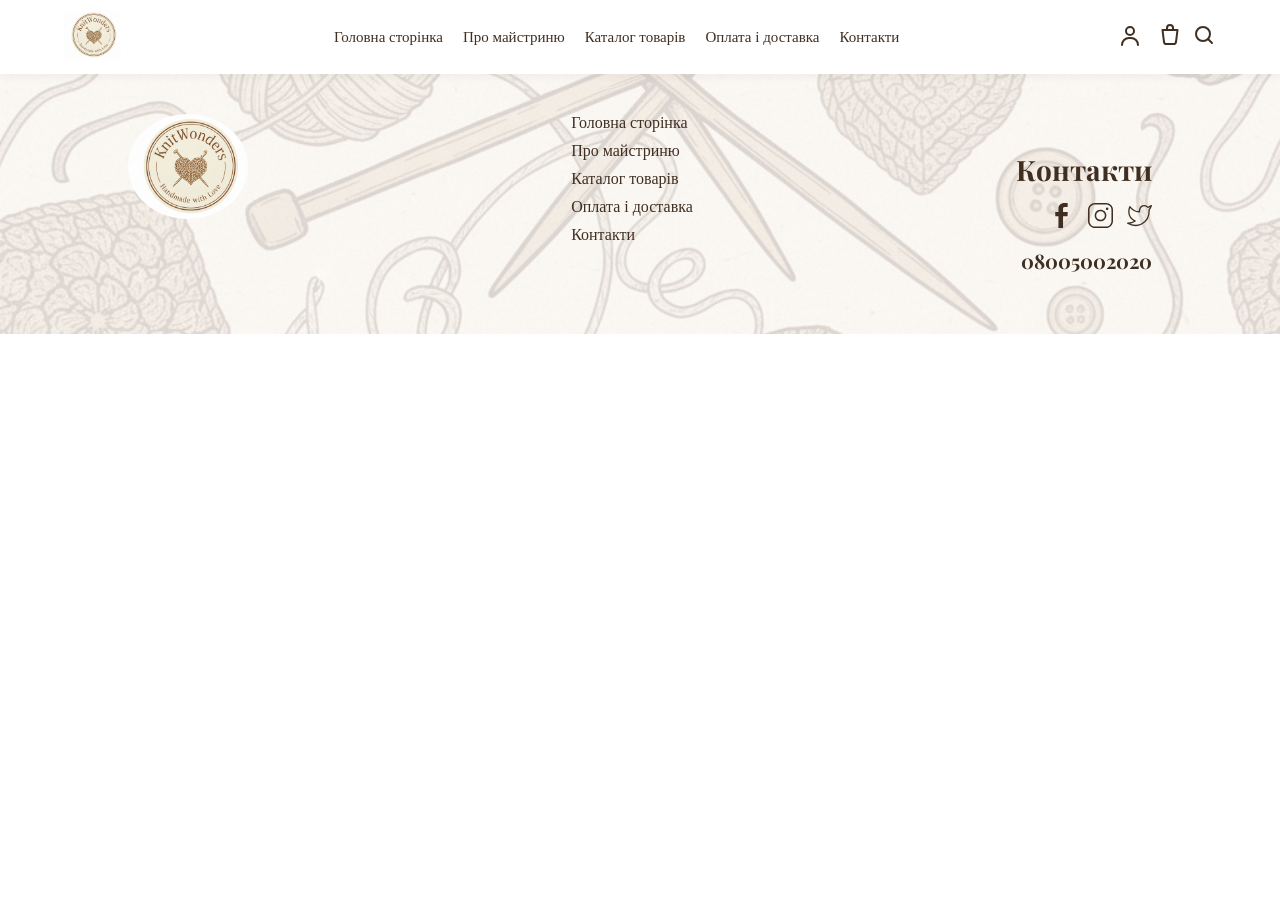
<file: 1.html>
<!doctype html>
<html lang="uk">
  <head>
    <meta charset="UTF-8" />
    <meta name="viewport" content="width=device-width, initial-scale=1.0" />
    <link rel="preconnect" href="https://fonts.googleapis.com" />
    <link rel="preconnect" href="https://fonts.gstatic.com" crossorigin />
    <link
      href="https://fonts.googleapis.com/css2?family=Delius+Unicase:wght@400;700&family=Farro:wght@300;400;500;700&family=Francois+One&family=Lato:ital,wght@0,100;0,300;0,400;0,700;0,900;1,100;1,300;1,400;1,700;1,900&family=Montserrat:wght@800&family=Nunito+Sans:ital,opsz,wght@0,6..12,200..1000;1,6..12,200..1000&family=Open+Sans:ital,wght@0,300..800;1,300..800&family=PT+Sans:ital,wght@0,400;0,700;1,400;1,700&family=Playfair+Display:ital,wght@0,400..900;1,400..900&family=Playwrite+NZ+Basic+Guides&family=Quicksand:wght@300..700&family=Raleway:ital,wght@0,100..900;1,100..900&family=Red+Hat+Display:ital,wght@0,300..900;1,300..900&family=Roboto:ital,wght@0,100..900;1,100..900&family=Source+Sans+3:ital,wght@1,600&family=Work+Sans:ital,wght@1,100..900&display=swap"
      rel="stylesheet"
    />
    <link rel="icon" type="image/png" href="img/logo1.png" sizes="32x32" />
    <title>KnitWonders | В'язані іграшки та пледи</title>
    <link rel="stylesheet" href="style_hero.css" />
    <link rel="stylesheet" href="style_header.css" />
    <link rel="stylesheet" href="style_products.css" />
    <link rel="stylesheet" href="style_reviews.css" />
    <link rel="stylesheet" href="style_footer.css" />

    <script src="script.js" defer></script>
    <script src="script_reviews.js" defer></script>
    <script src="include.js" defer></script>
    <script src="script_catalog.js" defer></script>
    <script src="script_card.js" defer></script>
  </head>
  <body>
    <div id="header-placeholder"></div>
    <div id="footer-placeholder"></div>
  </body>
</html>
</file>
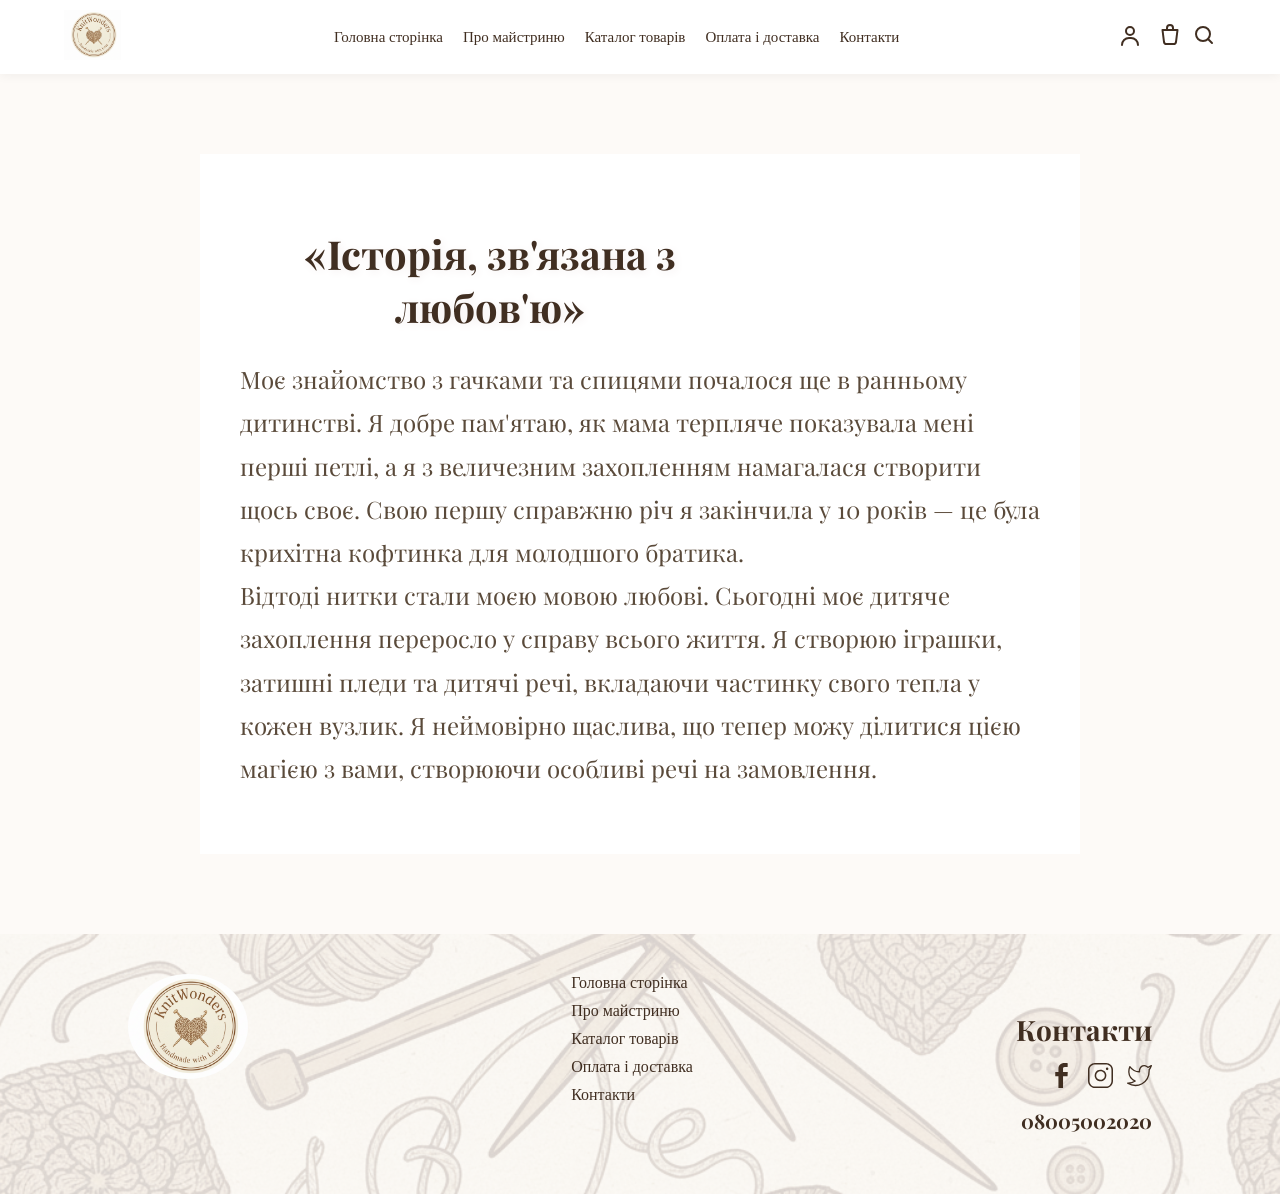
<file: about.html>
<!doctype html>
<html lang="uk">
  <head>
    <meta charset="UTF-8" />
    <meta name="viewport" content="width=device-width, initial-scale=1.0" />
    <link rel="preconnect" href="https://fonts.googleapis.com" />
    <link rel="preconnect" href="https://fonts.gstatic.com" crossorigin />
    <link
      href="https://fonts.googleapis.com/css2?family=Delius+Unicase:wght@400;700&family=Farro:wght@300;400;500;700&family=Francois+One&family=Lato:ital,wght@0,100;0,300;0,400;0,700;0,900;1,100;1,300;1,400;1,700;1,900&family=Montserrat:wght@800&family=Nunito+Sans:ital,opsz,wght@0,6..12,200..1000;1,6..12,200..1000&family=Open+Sans:ital,wght@0,300..800;1,300..800&family=PT+Sans:ital,wght@0,400;0,700;1,400;1,700&family=Playfair+Display:ital,wght@0,400..900;1,400..900&family=Playwrite+NZ+Basic+Guides&family=Quicksand:wght@300..700&family=Raleway:ital,wght@0,100..900;1,100..900&family=Red+Hat+Display:ital,wght@0,300..900;1,300..900&family=Roboto:ital,wght@0,100..900;1,100..900&family=Source+Sans+3:ital,wght@1,600&family=Work+Sans:ital,wght@1,100..900&display=swap"
      rel="stylesheet"
    />
    <link rel="icon" type="image/png" href="img/logo1.png" sizes="32x32" />
    <title>KnitWonders | В'язані іграшки та пледи</title>
    <link rel="stylesheet" href="style_hero.css" />
    <link rel="stylesheet" href="style_header.css" />
    <link rel="stylesheet" href="style_products.css" />
    <link rel="stylesheet" href="style_reviews.css" />
    <link rel="stylesheet" href="style_footer.css" />
    <link rel="stylesheet" href="style_about_me.css" />

    <script src="script.js" defer></script>
    <script src="script_reviews.js" defer></script>
    <script src="include.js" defer></script>
    <script src="script_catalog.js" defer></script>
    <script src="script_card.js" defer></script>
  </head>
  <body>
    <div id="header-placeholder"></div>
    <section id="about_me">
      <div id="info_about_me">
        <h1>«Історія, зв'язана з любов'ю»</h1>
        <p>
          Моє знайомство з гачками та спицями почалося ще в ранньому дитинстві.
          Я добре пам'ятаю, як мама терпляче показувала мені перші петлі, а я з
          величезним захопленням намагалася створити щось своє. Свою першу
          справжню річ я закінчила у 10 років — це була крихітна кофтинка для
          молодшого братика. <br />
          Відтоді нитки стали моєю мовою любові. Сьогодні моє дитяче захоплення
          переросло у справу всього життя. Я створюю іграшки, затишні пледи та
          дитячі речі, вкладаючи частинку свого тепла у кожен вузлик. Я
          неймовірно щаслива, що тепер можу ділитися цією магією з вами,
          створюючи особливі речі на замовлення.
        </p>
      </div>
    </section>
    <div id="footer-placeholder"></div>
  </body>
</html>
</file>
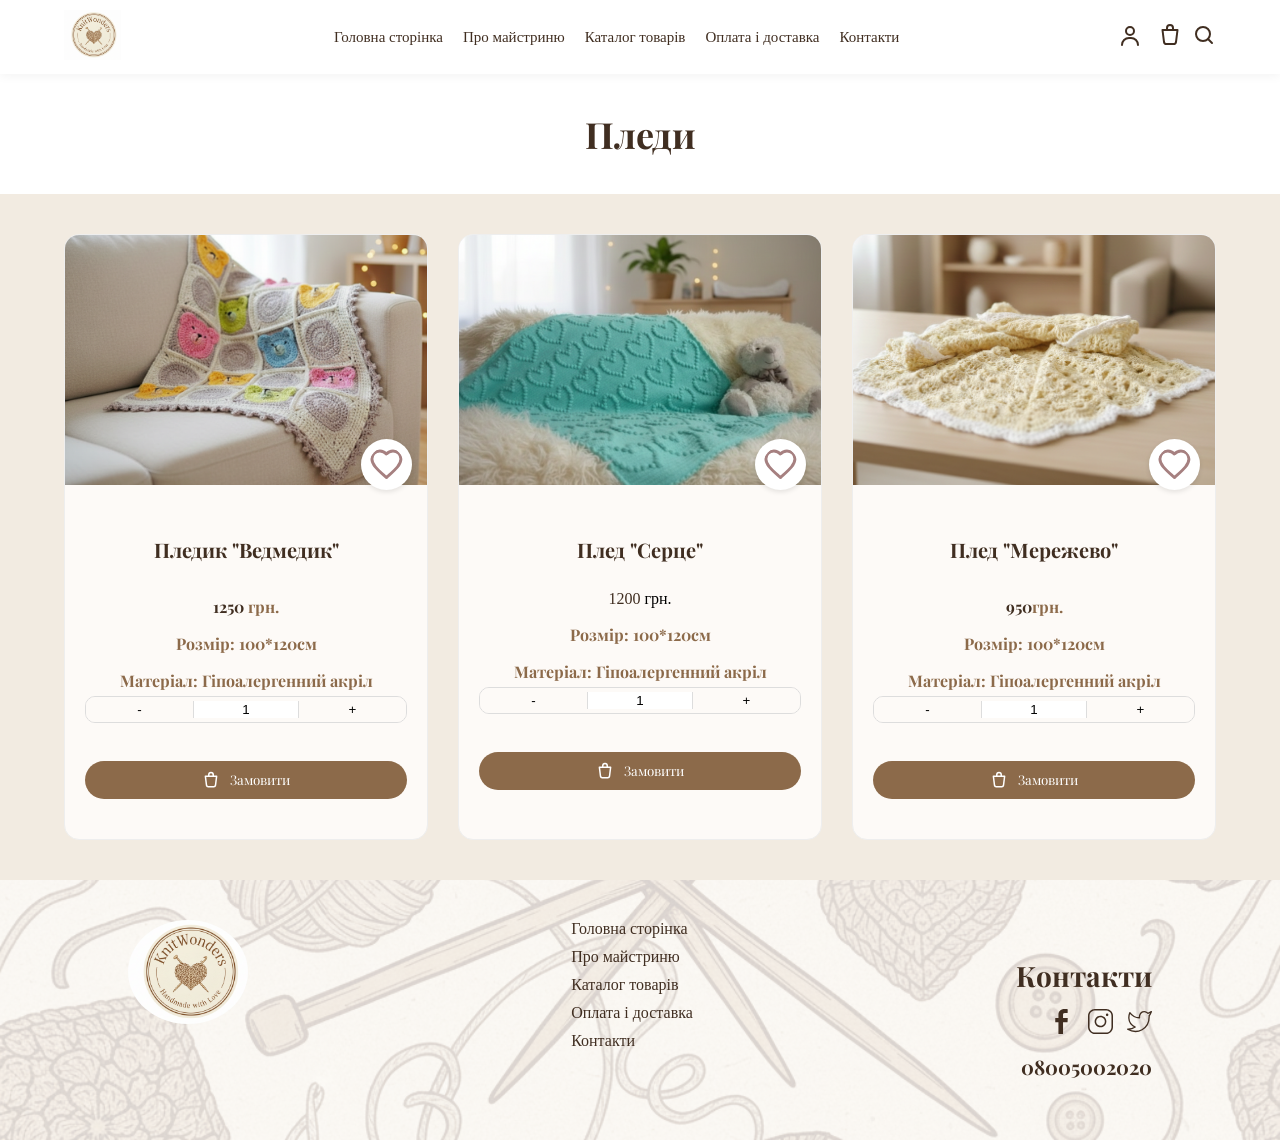
<file: blanket.html>
<!doctype html>
<html lang="uk">
  <head>
    <meta charset="UTF-8" />
    <meta name="viewport" content="width=device-width, initial-scale=1.0" />
    <link rel="preconnect" href="https://fonts.googleapis.com" />
    <link rel="preconnect" href="https://fonts.gstatic.com" crossorigin />
    <link
      href="https://fonts.googleapis.com/css2?family=Delius+Unicase:wght@400;700&family=Farro:wght@300;400;500;700&family=Francois+One&family=Lato:ital,wght@0,100;0,300;0,400;0,700;0,900;1,100;1,300;1,400;1,700;1,900&family=Montserrat:wght@800&family=Nunito+Sans:ital,opsz,wght@0,6..12,200..1000;1,6..12,200..1000&family=Open+Sans:ital,wght@0,300..800;1,300..800&family=PT+Sans:ital,wght@0,400;0,700;1,400;1,700&family=Playfair+Display:ital,wght@0,400..900;1,400..900&family=Playwrite+NZ+Basic+Guides&family=Quicksand:wght@300..700&family=Raleway:ital,wght@0,100..900;1,100..900&family=Red+Hat+Display:ital,wght@0,300..900;1,300..900&family=Roboto:ital,wght@0,100..900;1,100..900&family=Source+Sans+3:ital,wght@1,600&family=Work+Sans:ital,wght@1,100..900&display=swap"
      rel="stylesheet"
    />
    <link rel="icon" type="image/png" href="img/logo1.png" sizes="32x32" />
    <title>KnitWonders | В'язані іграшки та пледи</title>
    <link rel="stylesheet" href="style_hero.css" />
    <link rel="stylesheet" href="style_header.css" />
    <link rel="stylesheet" href="style_products.css" />
    <link rel="stylesheet" href="style_reviews.css" />
    <link rel="stylesheet" href="style_footer.css" />
    <script src="script.js" defer></script>
    <script src="script_reviews.js" defer></script>
    <script src="include.js" defer></script>
    <script src="script_catalog.js" defer></script>
    <script src="script_card.js" defer></script>
  </head>
  <body>
    <div id="header-placeholder"></div>
    <h3 class="section-title">Пледи</h3>
    <div id="blankets">
      <div class="product-card">
        <div class="img-container">
          <img
            src="img/blanket_for_children/img4.png"
            alt="blanket1"
            class="main-img"
          />
        </div>
        <div class="info_product">
          <h4>Пледик "Ведмедик"</h4>
                    <p><span class="actual-price">1250</span> грн.</p>
          <p>Розмір: 100*120см</p>
          <p class="material">Матеріал: Гіпоалергенний акріл</p>
          <div class="buy-actions">
            <div class="quantity">
              <button class="qty-btn">-</button>
              <input type="number" value="1" min="1" />
              <button class="qty-btn">+</button>
            </div>
            <button class="wishlist-btn">
              <img src="svg/heard.svg" alt="heart" />
            </button>
            <button class="button_product">
              <img src="svg/bracket.svg" alt="bracket" /> Замовити
            </button>
          </div>
        </div>
      </div>

      <div class="product-card">
        <div class="img-container">
          <img
            src="img/blanket_for_children/img5.png"
            alt="blanket1"
            class="main-img"
          />
        </div>

        <div class="info_product">
          <h4>Плед "Серце"</h4>
                    <p"><span class="actual-price">1200</span> грн.</p>
          <p>Розмір: 100*120см</p>
          <p class="material">Матеріал: Гіпоалергенний акріл</p>
          <div class="buy-actions">
            <div class="quantity">
              <button class="qty-btn">-</button>
              <input type="number" value="1" min="1" />
              <button class="qty-btn">+</button>
            </div>
            <button class="wishlist-btn">
              <img src="svg/heard.svg" alt="heart" />
            </button>
            <button class="button_product">
              <img src="svg/bracket.svg" alt="bracket" /> Замовити
            </button>
          </div>
        </div>
      </div>
      <div class="product-card">
        <div class="img-container">
          <img
            src="img/blanket_for_children/img6.png"
            alt="blanket1"
            class="main-img"
          />
        </div>

        <div class="info_product">
          <h4>Плед "Мережево"</h4>
           <p><span class="actual-price">950</span>грн.</p>
          <p>Розмір: 100*120см</p>
          <p class="material">Матеріал: Гіпоалергенний акріл</p>
          <div class="buy-actions">
            <div class="quantity">
              <button class="qty-btn">-</button>
              <input type="number" value="1" min="1" />
              <button class="qty-btn">+</button>
            </div>
            <button class="wishlist-btn">
              <img src="svg/heard.svg" alt="heart" />
            </button>
            <button class="button_product">
              <img src="svg/bracket.svg" alt="bracket" />Замовити
            </button>
          </div>
        </div>
      </div>
    </div>
    <div id="footer-placeholder"></div>
  </body>
</html>
</file>
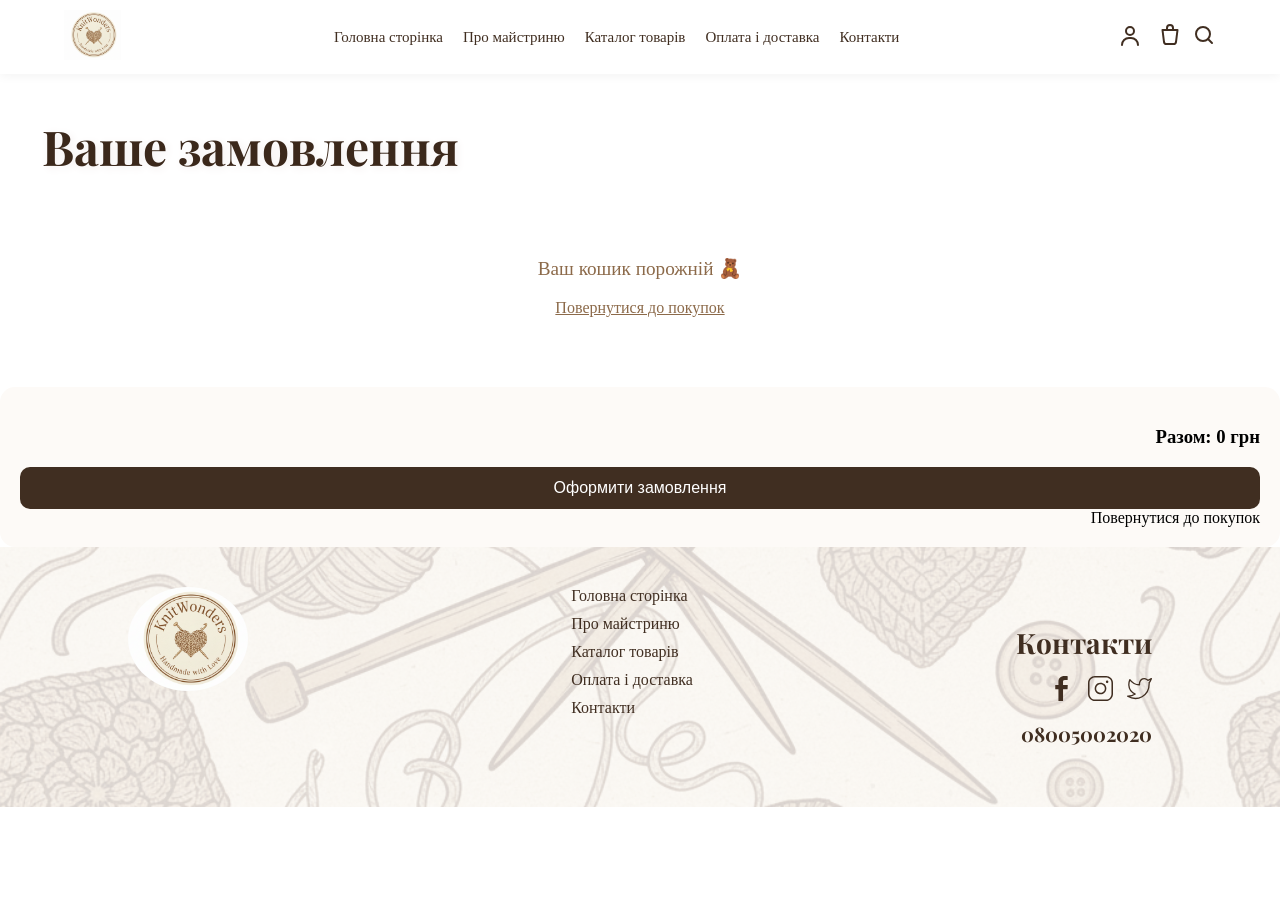
<file: card.html>
<!doctype html>
<html lang="uk">

<head>
  <meta charset="UTF-8" />
  <meta name="viewport" content="width=device-width, initial-scale=1.0" />
  <link rel="preconnect" href="https://fonts.googleapis.com" />
  <link rel="preconnect" href="https://fonts.gstatic.com" crossorigin />
  <link
    href="https://fonts.googleapis.com/css2?family=Delius+Unicase:wght@400;700&family=Farro:wght@300;400;500;700&family=Francois+One&family=Lato:ital,wght@0,100;0,300;0,400;0,700;0,900;1,100;1,300;1,400;1,700;1,900&family=Montserrat:wght@800&family=Nunito+Sans:ital,opsz,wght@0,6..12,200..1000;1,6..12,200..1000&family=Open+Sans:ital,wght@0,300..800;1,300..800&family=PT+Sans:ital,wght@0,400;0,700;1,400;1,700&family=Playfair+Display:ital,wght@0,400..900;1,400..900&family=Playwrite+NZ+Basic+Guides&family=Quicksand:wght@300..700&family=Raleway:ital,wght@0,100..900;1,100..900&family=Red+Hat+Display:ital,wght@0,300..900;1,300..900&family=Roboto:ital,wght@0,100..900;1,100..900&family=Source+Sans+3:ital,wght@1,600&family=Work+Sans:ital,wght@1,100..900&display=swap"
    rel="stylesheet" />
  <link rel="icon" type="image/png" href="img/logo1.png" sizes="32x32" />
  <title>KnitWonders | В'язані іграшки та пледи</title>
  <link rel="stylesheet" href="style_hero.css" />
  <link rel="stylesheet" href="style_header.css" />
  <link rel="stylesheet" href="style_products.css" />
  <link rel="stylesheet" href="style_reviews.css" />
  <link rel="stylesheet" href="style_footer.css" />
  <link rel="stylesheet" href="style_card.css">
  <script src="script.js" defer></script>
  <script src="script_reviews.js" defer></script>
  <script src="include.js" defer></script>
  <script src="script_catalog.js" defer></script>
  <script src="script_card.js" defer></script>
</head>

<body>
  <div id="header-placeholder"></div>
  <section class="cart-page">
    <div class="container">
      <h1>Ваше замовлення</h1>
      <div id="cart-items-container">
        <p>Кошик порожній...</p>
      </div>

      <div class="cart-summary">
        <h3>Разом: <span id="cart-total-price">0</span> грн</h3>
        <button id="order-confirm-btn" class="submit-btn">
          Оформити замовлення
        </button>
        <a href="index.html" class="continue-shopping">Повернутися до покупок</a>
      </div>
    </div>
    <dialog id="order-modal" class="modal">
      <div class="modal-content">
        <button class="close-modal" id="close-order-modal">&times;</button>

        <div id="step-1">
          <h2>Підтвердження замовлення</h2>
          <div id="order-items-preview" class="order-preview">
          </div>
          <div class="modal-total">
            Разом до оплати: <span id="modal-total-sum">0</span> грн
          </div>
          <button id="next-to-form" class="submit-btn">Перейти до оформлення</button>
        </div>

        <form id="order-data-form" hidden>
          <h2>Дані отримувача</h2>
          <div class="form-row">
            <input type="text" placeholder="Прізвище" required name="lastname">
          </div>
          <div class="form-row">
            <input type="text" placeholder="Ім'я" required name="firstname">
          </div>
          <div class="form-row">
            <input type="text" placeholder="По батькові" required name="middlename">
          </div>
          <div class="form-row">
            <input type="text" placeholder="Адреса доставки (місто, відділення)" required name="address">
          </div>

          <div class="form-row">
            <label>Спосіб оплати:</label>
            <select name="payment" required>
              <option value="card">Картка</option>
              <option value="cash">Оплата при отриманні</option>
              <option value="cod">Наложений платіж</option>
            </select>
          </div>

          <button type="submit" class="submit-btn">Замовити</button>
          <button type="button" id="back-to-step1" class="back-link">Повернутися до списку</button>
        </form>
      </div>
    </dialog>
  </section>
  <div id="footer-placeholder"></div>
</body>

</html>
</file>
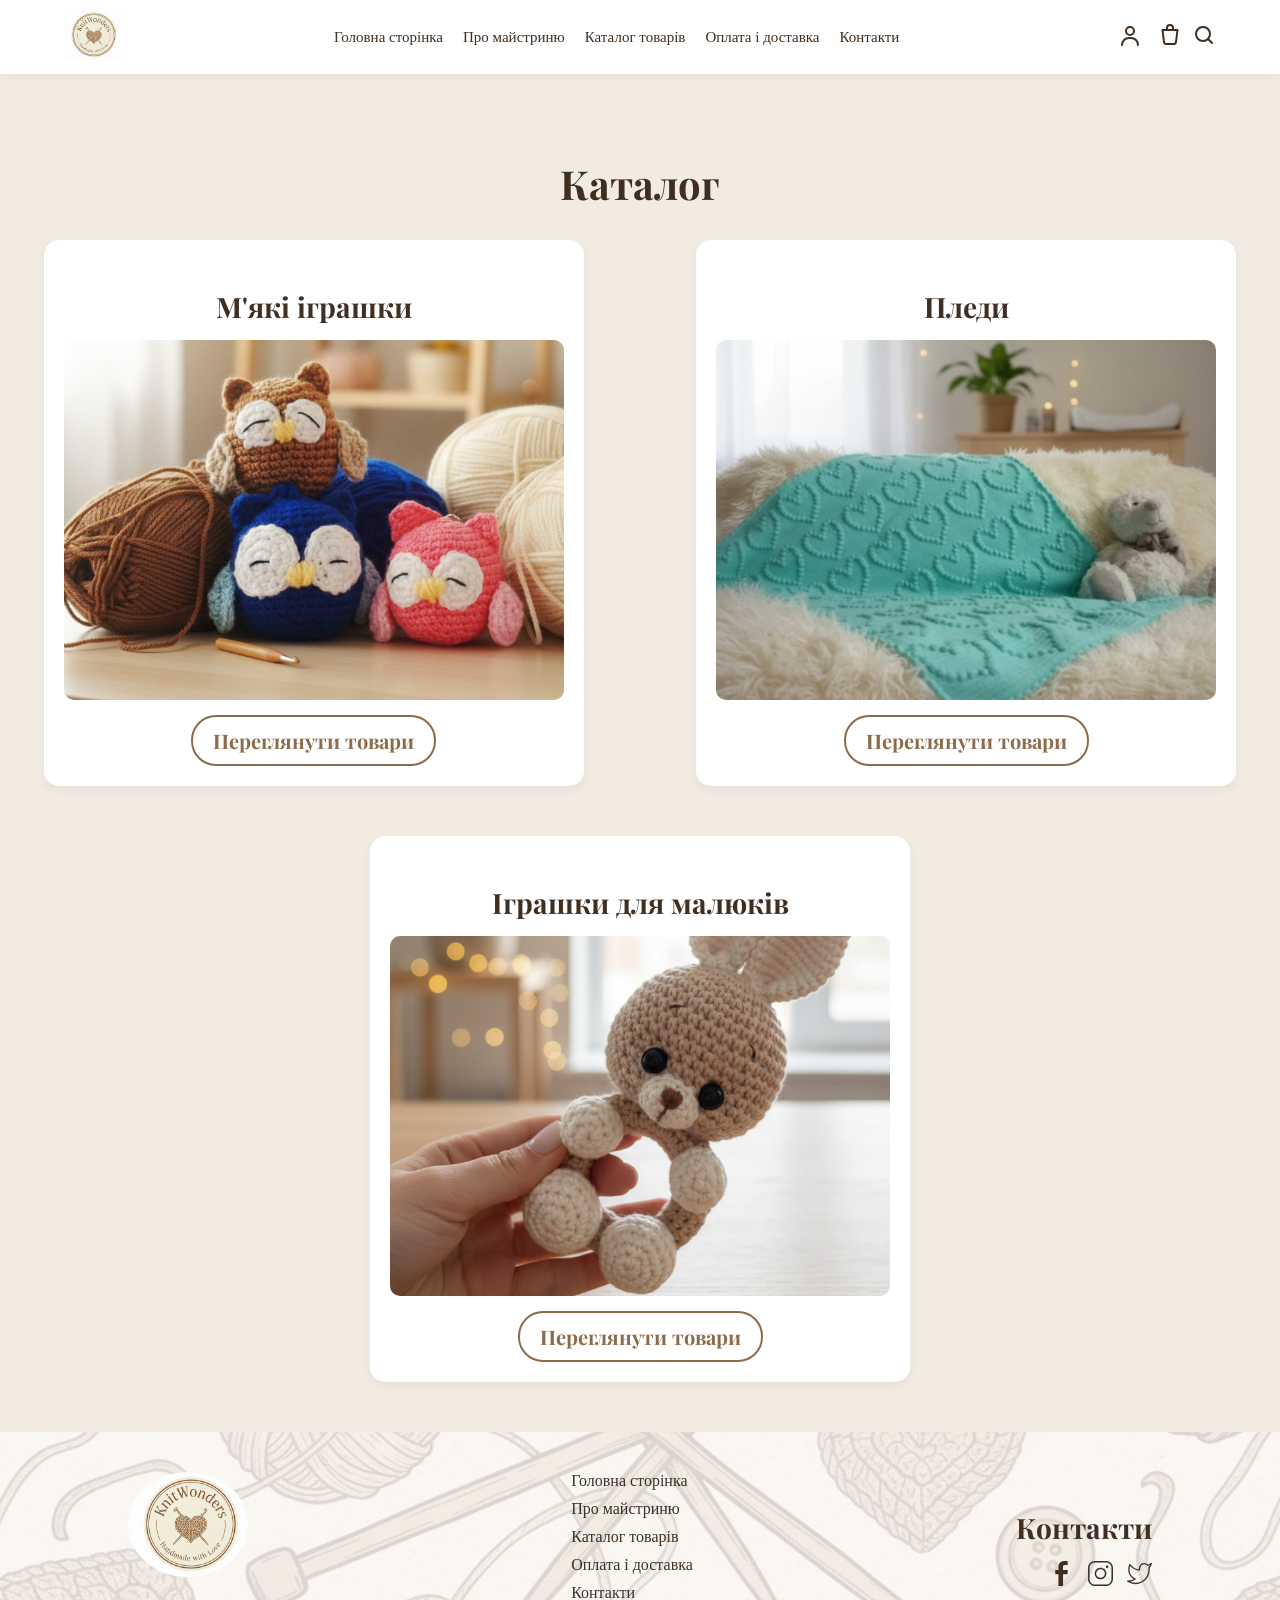
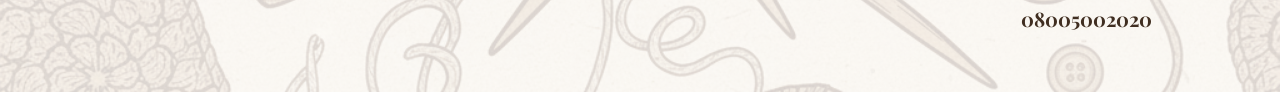
<file: catalog.html>
<!doctype html>
<html lang="uk">
  <head>
    <meta charset="UTF-8" />
    <meta name="viewport" content="width=device-width, initial-scale=1.0" />
    <link rel="preconnect" href="https://fonts.googleapis.com" />
    <link rel="preconnect" href="https://fonts.gstatic.com" crossorigin />
    <link
      href="https://fonts.googleapis.com/css2?family=Delius+Unicase:wght@400;700&family=Farro:wght@300;400;500;700&family=Francois+One&family=Lato:ital,wght@0,100;0,300;0,400;0,700;0,900;1,100;1,300;1,400;1,700;1,900&family=Montserrat:wght@800&family=Nunito+Sans:ital,opsz,wght@0,6..12,200..1000;1,6..12,200..1000&family=Open+Sans:ital,wght@0,300..800;1,300..800&family=PT+Sans:ital,wght@0,400;0,700;1,400;1,700&family=Playfair+Display:ital,wght@0,400..900;1,400..900&family=Playwrite+NZ+Basic+Guides&family=Quicksand:wght@300..700&family=Raleway:ital,wght@0,100..900;1,100..900&family=Red+Hat+Display:ital,wght@0,300..900;1,300..900&family=Roboto:ital,wght@0,100..900;1,100..900&family=Source+Sans+3:ital,wght@1,600&family=Work+Sans:ital,wght@1,100..900&display=swap"
      rel="stylesheet"
    />
    <link rel="icon" type="image/png" href="img/logo1.png" sizes="32x32" />
    <title>KnitWonders | В'язані іграшки та пледи</title>
    <link rel="stylesheet" href="style_hero.css" />
    <link rel="stylesheet" href="style_header.css" />
    <link rel="stylesheet" href="style_products.css" />
    <link rel="stylesheet" href="style_reviews.css" />
    <link rel="stylesheet" href="style_footer.css" />

    <script src="script.js" defer></script>
    <script src="script_reviews.js" defer></script>
    <script src="include.js" defer></script>
  </head>
  <body>
    <div id="header-placeholder"></div>
    <section id="products">
      <h2>Каталог</h2>
      <div id="catalog1">
        <div class="catalog">
          <img src="img/toys/toy2.png" alt="toy2" />
          <h3>М'які іграшки</h3>
          <a href="">Переглянути товари</a>
        </div>
        <div class="catalog">
          <img src="img/blanket_for_children/img5.png" alt="img5" />
          <h3>Пледи</h3>
          <a href="">Переглянути товари</a>
        </div>
        <div class="catalog">
          <img src="img/toys_for_babies/for_baby2.png" alt="toys_for_babies" />
          <h3>Іграшки для малюків</h3>
          <a href="">Переглянути товари</a>
        </div>
      </div>
    </section>
    <div id="footer-placeholder"></div>
  </body>
</html>
</file>
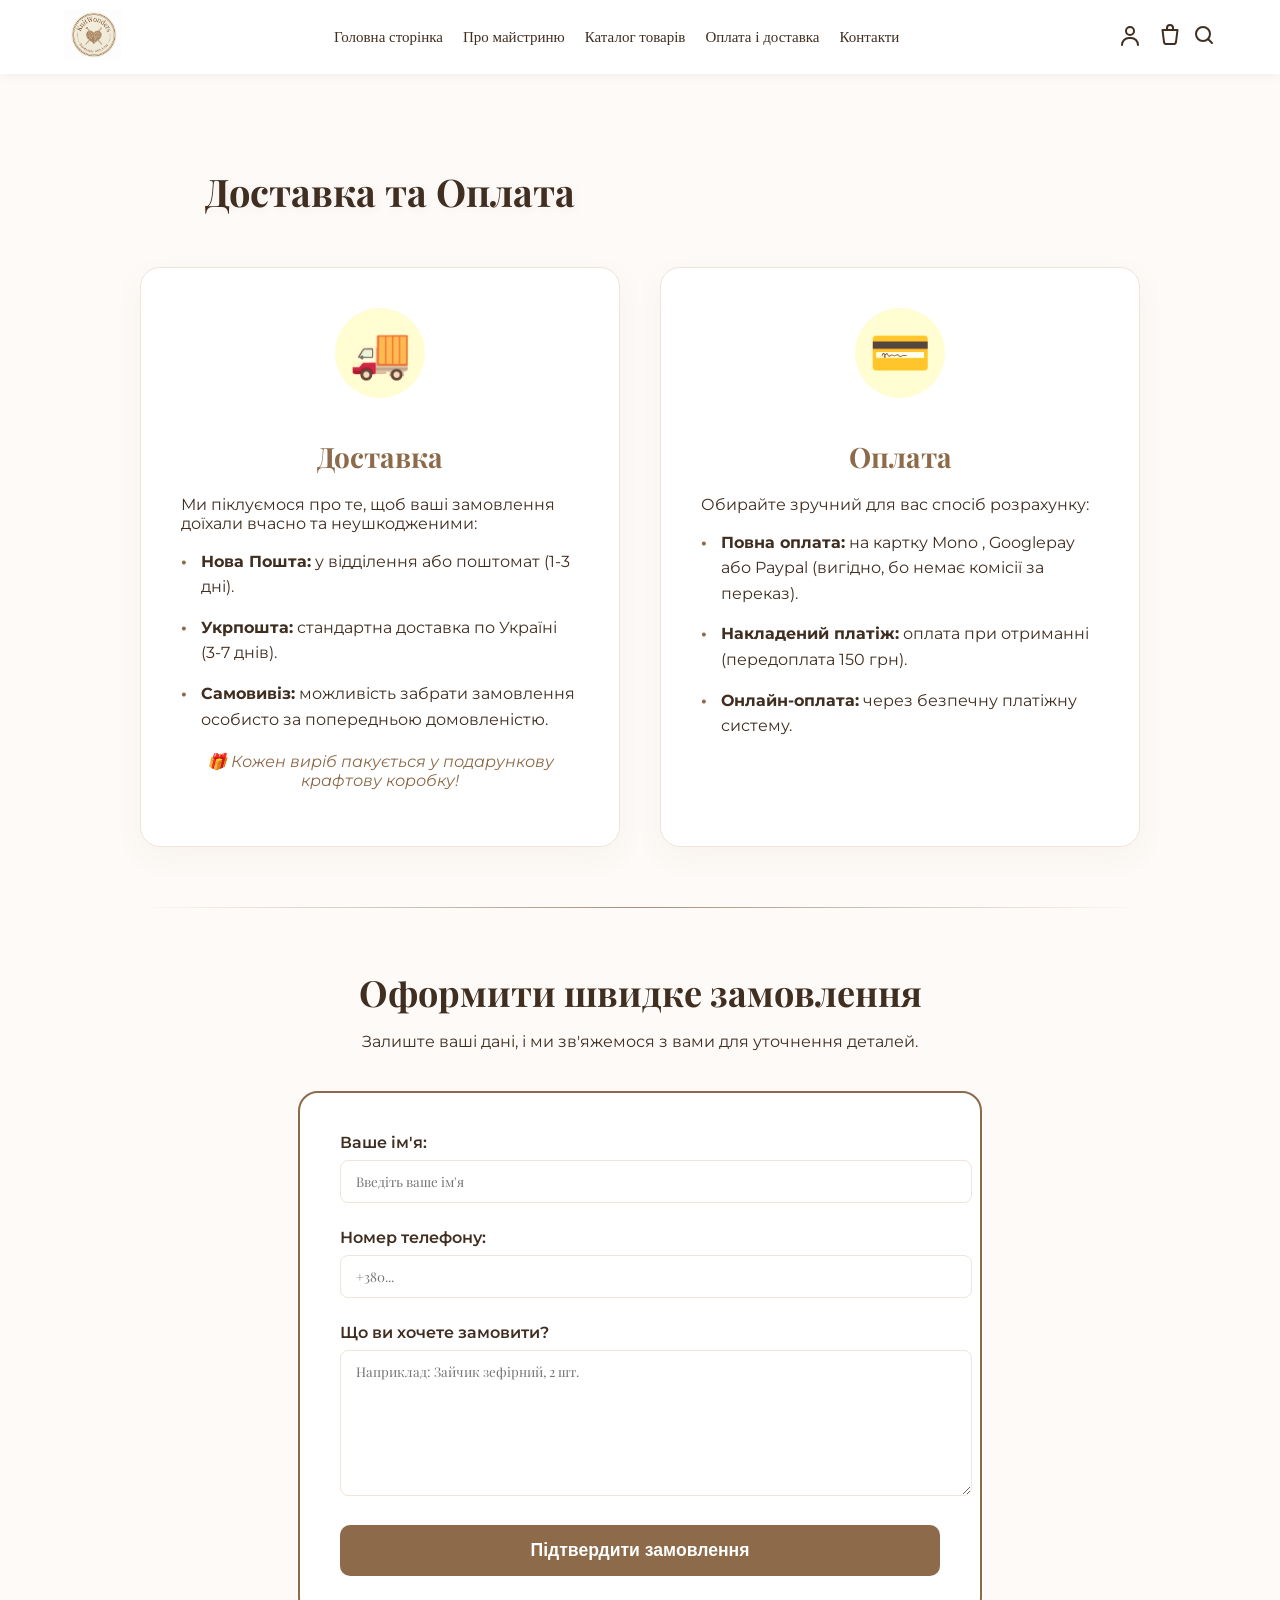
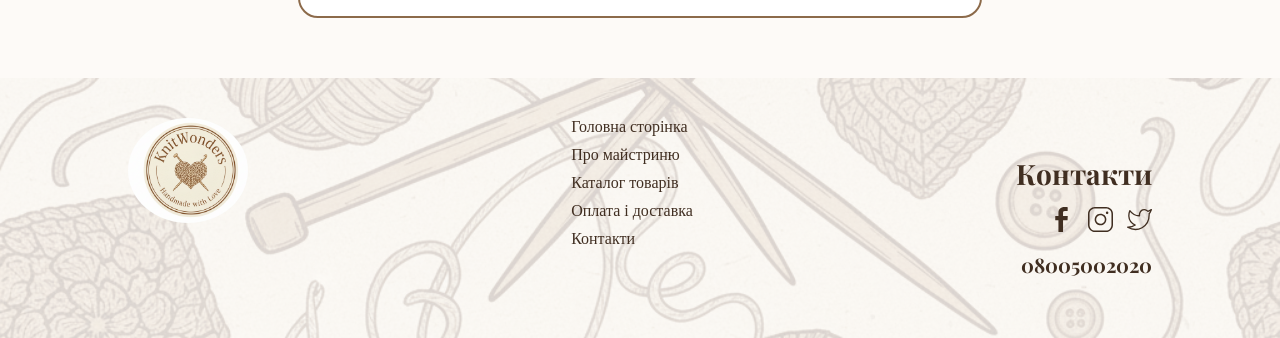
<file: delivery.html>
<!doctype html>
<html lang="uk">

<head>
  <meta charset="UTF-8" />
  <meta name="viewport" content="width=device-width, initial-scale=1.0" />
  <link rel="preconnect" href="https://fonts.googleapis.com" />
  <link rel="preconnect" href="https://fonts.gstatic.com" crossorigin />
  <link
    href="https://fonts.googleapis.com/css2?family=Delius+Unicase:wght@400;700&family=Farro:wght@300;400;500;700&family=Francois+One&family=Lato:ital,wght@0,100;0,300;0,400;0,700;0,900;1,100;1,300;1,400;1,700;1,900&family=Montserrat:wght@800&family=Nunito+Sans:ital,opsz,wght@0,6..12,200..1000;1,6..12,200..1000&family=Open+Sans:ital,wght@0,300..800;1,300..800&family=PT+Sans:ital,wght@0,400;0,700;1,400;1,700&family=Playfair+Display:ital,wght@0,400..900;1,400..900&family=Playwrite+NZ+Basic+Guides&family=Quicksand:wght@300..700&family=Raleway:ital,wght@0,100..900;1,100..900&family=Red+Hat+Display:ital,wght@0,300..900;1,300..900&family=Roboto:ital,wght@0,100..900;1,100..900&family=Source+Sans+3:ital,wght@1,600&family=Work+Sans:ital,wght@1,100..900&display=swap"
    rel="stylesheet" />
  <link rel="icon" type="image/png" href="img/logo1.png" sizes="32x32" />
  <title>KnitWonders |В'язані іграшки та пледи</title>
  <link rel="stylesheet" href="style_hero.css" />
  <link rel="stylesheet" href="style_header.css" />
  <link rel="stylesheet" href="style_products.css" />
  <link rel="stylesheet" href="style_reviews.css" />
  <link rel="stylesheet" href="style_footer.css" />
  <link rel="stylesheet" href="style_delivery.css" />

  <script src="script.js" defer></script>
  <script src="script_reviews.js" defer></script>
  <script src="include.js" defer></script>
  <script src="script_catalog.js" defer></script>
  <script src="script_card.js" defer></script>
</head>

<body>
  <div id="header-placeholder"></div>
  <main class="delivery-page">
    <section class="container">
      <h1 class="page-title">Доставка та Оплата</h1>
      <div class="info-grid">
        <div class="info-card">
          <div class="icon-box">🚚</div>
          <h2>Доставка</h2>
          <p>
            Ми піклуємося про те, щоб ваші замовлення доїхали вчасно та
            неушкодженими:
          </p>
          <ul>
            <li>
              <strong>Нова Пошта:</strong> у відділення або поштомат (1-3
              дні).
            </li>
            <li>
              <strong>Укрпошта:</strong> стандартна доставка по Україні (3-7
              днів).
            </li>
            <li>
              <strong>Самовивіз:</strong> можливість забрати замовлення
              особисто за попередньою домовленістю.
            </li>
          </ul>
          <p class="note">
            🎁 Кожен виріб пакується у подарункову крафтову коробку!
          </p>
        </div>

        <div class="info-card">
          <div class="icon-box">💳</div>
          <h2>Оплата</h2>
          <p>Обирайте зручний для вас спосіб розрахунку:</p>
          <ul>
            <li>
              <strong>Повна оплата:</strong> на картку Mono , Googlepay або
              Paypal (вигідно, бо немає комісії за переказ).
            </li>
            <li>
              <strong>Накладений платіж:</strong> оплата при отриманні
              (передоплата 150 грн).
            </li>
            <li>
              <strong>Онлайн-оплата:</strong> через безпечну платіжну систему.
            </li>
          </ul>
        </div>
      </div>

      <hr class="divider" />

      <section class="quick-order">
        <h2>Оформити швидке замовлення</h2>
        <p>
          Залиште ваші дані, і ми зв'яжемося з вами для уточнення деталей.
        </p>

        <form id="order-form" class="delivery-form">
          <div class="form-group">
            <label for="order-name">Ваше ім'я:</label>
            <input type="text" id="order-name" name="name" placeholder="Введіть ваше ім'я" required />
          </div>

          <div class="form-group">
            <label for="order-phone">Номер телефону:</label>
            <input type="tel" id="order-phone" name="phone" placeholder="+380..." required />
          </div>

          <div class="form-group">
            <label for="order-comment">Що ви хочете замовити?</label>
            <textarea id="order-comment" placeholder="Наприклад: Зайчик зефірний, 2 шт."></textarea>
          </div>

          <button type="submit" class="btn-submit">
            Підтвердити замовлення
          </button>
        </form>
      </section>
    </section>
  </main>

  <div id="footer-placeholder"></div>
</body>

</html>
</file>
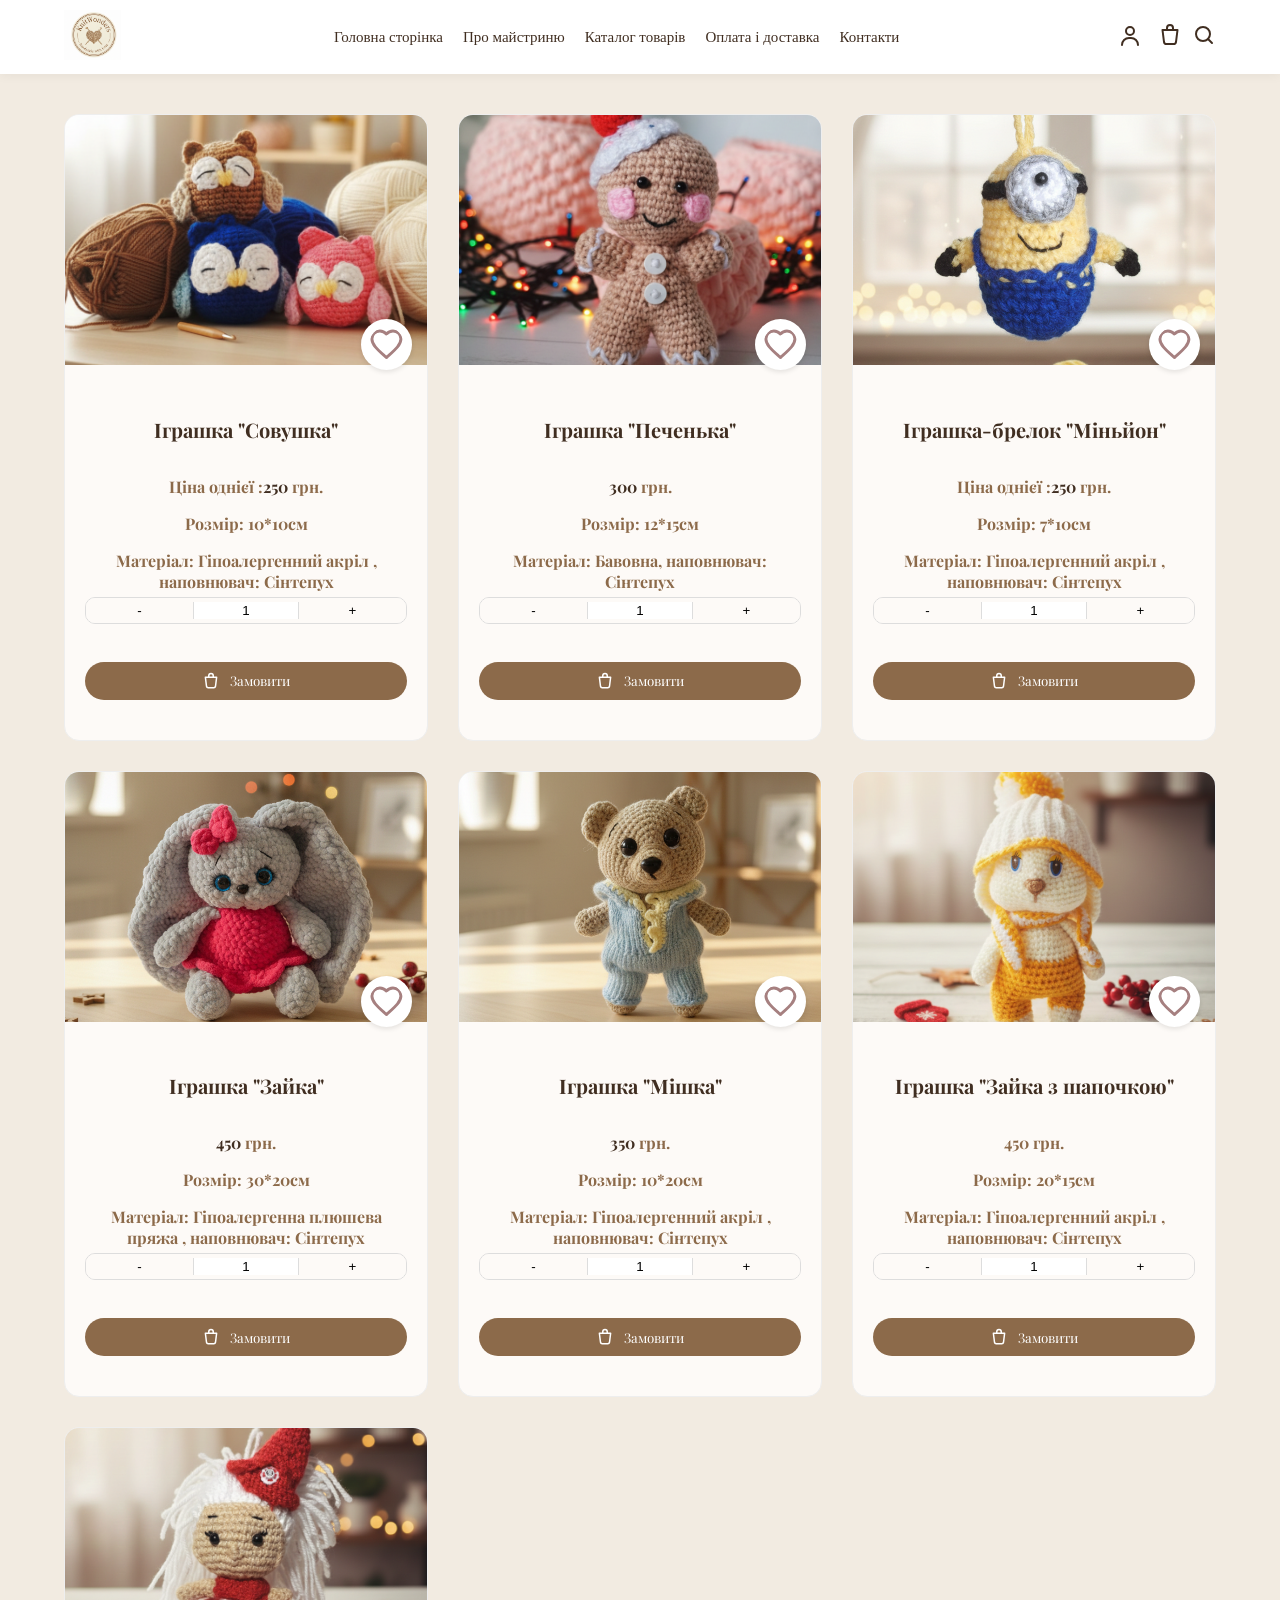
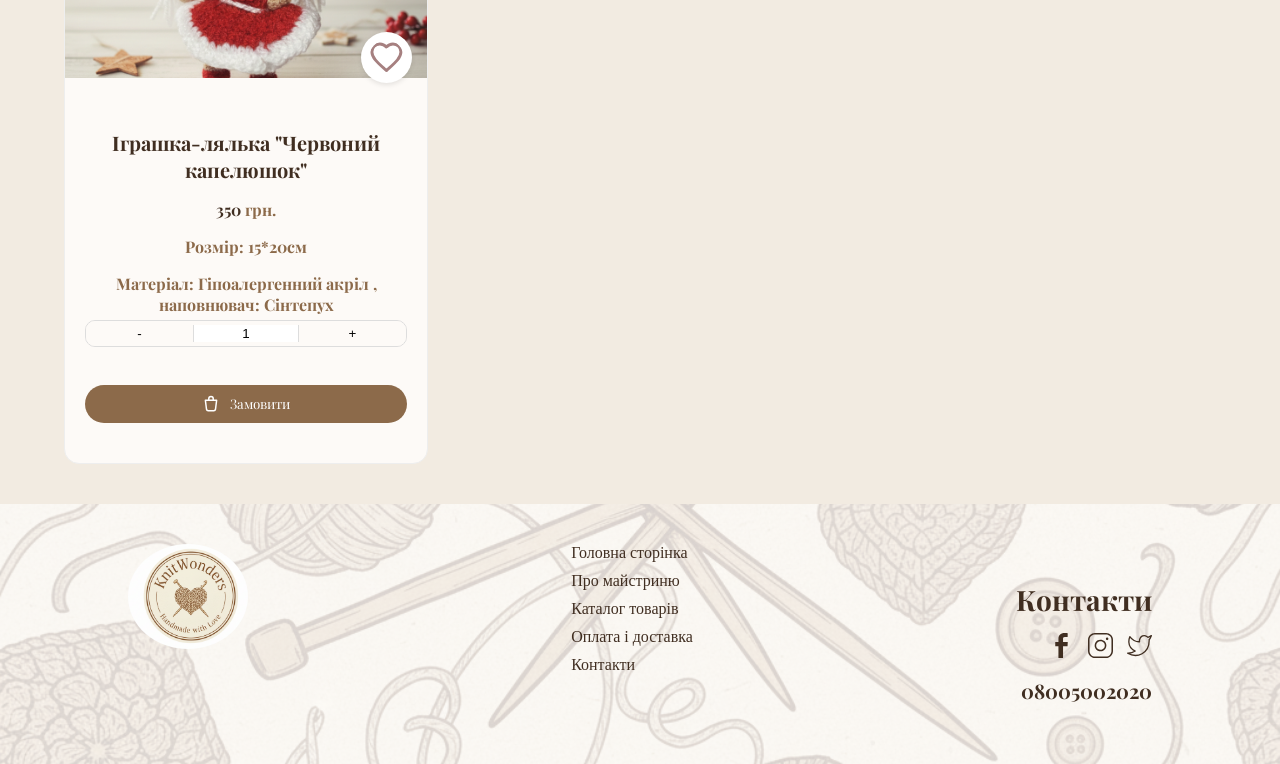
<file: toys.html>
<!doctype html>
<html lang="uk">
  <head>
    <meta charset="UTF-8" />
    <meta name="viewport" content="width=device-width, initial-scale=1.0" />
    <link rel="preconnect" href="https://fonts.googleapis.com" />
    <link rel="preconnect" href="https://fonts.gstatic.com" crossorigin />
    <link
      href="https://fonts.googleapis.com/css2?family=Delius+Unicase:wght@400;700&family=Farro:wght@300;400;500;700&family=Francois+One&family=Lato:ital,wght@0,100;0,300;0,400;0,700;0,900;1,100;1,300;1,400;1,700;1,900&family=Montserrat:wght@800&family=Nunito+Sans:ital,opsz,wght@0,6..12,200..1000;1,6..12,200..1000&family=Open+Sans:ital,wght@0,300..800;1,300..800&family=PT+Sans:ital,wght@0,400;0,700;1,400;1,700&family=Playfair+Display:ital,wght@0,400..900;1,400..900&family=Playwrite+NZ+Basic+Guides&family=Quicksand:wght@300..700&family=Raleway:ital,wght@0,100..900;1,100..900&family=Red+Hat+Display:ital,wght@0,300..900;1,300..900&family=Roboto:ital,wght@0,100..900;1,100..900&family=Source+Sans+3:ital,wght@1,600&family=Work+Sans:ital,wght@1,100..900&display=swap"
      rel="stylesheet"
    />
    <link rel="icon" type="image/png" href="img/logo1.png" sizes="32x32" />
    <title>KnitWonders | В'язані іграшки та пледи</title>
    <link rel="stylesheet" href="style_hero.css" />
    <link rel="stylesheet" href="style_header.css" />
    <link rel="stylesheet" href="style_products.css" />
    <link rel="stylesheet" href="style_reviews.css" />
    <link rel="stylesheet" href="style_footer.css" />
    <script src="script.js" defer></script>
    <script src="script_reviews.js" defer></script>
    <script src="include.js" defer></script>
    <script src="script_catalog.js" defer></script>
    <script src="script_card.js" defer></script>
  </head>
  <body>
    <div id="header-placeholder"></div>
    <div id="toys">
      <div class="product-card">
        <div class="img-container">
          <img src="img/toys/toy2.png" alt="toy1" class="main-img" />
        </div>
        <div class="info_product">
          <h4>Іграшка "Совушка"</h4>
          <p>Ціна однієї :<span class="actual-price">250</span> грн.</p>
          <p>Розмір: 10*10см</p>
          <p class="material">
            Матеріал: Гіпоалергенний акріл , наповнювач: Сінтепух
          </p>
          <div class="buy-actions">
            <div class="quantity">
              <button class="qty-btn">-</button>
              <input type="number" value="1" min="1" />
              <button class="qty-btn">+</button>
            </div>
            <button class="wishlist-btn">
              <img src="svg/heard.svg" alt="heart" />
            </button>
            <button class="button_product">
              <img src="svg/bracket.svg" alt="bracket" /> Замовити
            </button>
          </div>
        </div>
      </div>
      <div class="product-card">
        <div class="img-container">
          <img src="img/toys/toy1.png" alt="toy1" class="main-img" />
        </div>
        <div class="info_product">
          <h4>Іграшка "Печенька"</h4>
          <p><span class="actual-price">300</span> грн.</p>
          <p>Розмір: 12*15см</p>
          <p class="material">Матеріал: Бавовна, наповнювач: Сінтепух</p>
          <div class="buy-actions">
            <div class="quantity">
              <button class="qty-btn">-</button>
              <input type="number" value="1" min="1" />
              <button class="qty-btn">+</button>
            </div>
            <button class="wishlist-btn">
              <img src="svg/heard.svg" alt="heart" />
            </button>
            <button class="button_product">
              <img src="svg/bracket.svg" alt="bracket" /> Замовити
            </button>
          </div>
        </div>
      </div>
      <div class="product-card">
        <div class="img-container">
          <img src="img/toys/toy4.png" alt="toy1" class="main-img" />
        </div>
        <div class="info_product">
          <h4>Іграшка-брелок "Міньйон"</h4>
          <p>Ціна однієї :<span class="actual-price">250</span> грн.</p>
          <p>Розмір: 7*10см</p>
          <p class="material">
            Матеріал: Гіпоалергенний акріл , наповнювач: Сінтепух
          </p>
          <div class="buy-actions">
            <div class="quantity">
              <button class="qty-btn">-</button>
              <input type="number" value="1" min="1" />
              <button class="qty-btn">+</button>
            </div>
            <button class="wishlist-btn">
              <img src="svg/heard.svg" alt="heart" />
            </button>
            <button class="button_product">
              <img src="svg/bracket.svg" alt="bracket" /> Замовити
            </button>
          </div>
        </div>
      </div>

      <div class="product-card">
        <div class="img-container">
          <img src="img/toys/toy6.png" alt="toy1" class="main-img" />
        </div>
        <div class="info_product">
          <h4>Іграшка "Зайка"</h4>
          <p><span class="actual-price">450</span> грн.</p>
          <p>Розмір: 30*20см</p>
          <p class="material">
            Матеріал: Гіпоалергенна плюшева пряжа , наповнювач: Сінтепух
          </p>
          <div class="buy-actions">
            <div class="quantity">
              <button class="qty-btn">-</button>
              <input type="number" value="1" min="1" />
              <button class="qty-btn">+</button>
            </div>
            <button class="wishlist-btn">
              <img src="svg/heard.svg" alt="heart" />
            </button>
            <button class="button_product">
              <img src="svg/bracket.svg" alt="bracket" /> Замовити
            </button>
          </div>
        </div>
      </div>
      <div class="product-card">
        <div class="img-container">
          <img src="img/toys/toy7.png" alt="toy1" class="main-img" />
        </div>
        <div class="info_product">
          <h4>Іграшка "Мішка"</h4>
          <p><span class="actual-price">350</span> грн.</p>
          <p>Розмір: 10*20см</p>
          <p class="material">
            Матеріал: Гіпоалергенний акріл , наповнювач: Сінтепух
          </p>
          <div class="buy-actions">
            <div class="quantity">
              <button class="qty-btn">-</button>
              <input type="number" value="1" min="1" />
              <button class="qty-btn">+</button>
            </div>
            <button class="wishlist-btn">
              <img src="svg/heard.svg" alt="heart" />
            </button>
            <button class="button_product">
              <img src="svg/bracket.svg" alt="bracket" /> Замовити
            </button>
          </div>
        </div>
      </div>
      <div class="product-card">
        <div class="img-container">
          <img src="img/toys/toy9.png" alt="toy1" class="main-img" />
        </div>
        <div class="info_product">
          <h4>Іграшка "Зайка з шапочкою"</h4>
          <p class="price">450 грн.</p>
          <p class="size">Розмір: 20*15см</p>
          <p class="material">
            Матеріал: Гіпоалергенний акріл , наповнювач: Сінтепух
          </p>
          <div class="buy-actions">
            <div class="quantity">
              <button class="qty-btn">-</button>
              <input type="number" value="1" min="1" />
              <button class="qty-btn">+</button>
            </div>
            <button class="wishlist-btn">
              <img src="svg/heard.svg" alt="heart" />
            </button>
            <button class="button_product">
              <img src="svg/bracket.svg" alt="bracket" /> Замовити
            </button>
          </div>
        </div>
      </div>
      <div class="product-card">
        <div class="img-container">
          <img src="img/toys/toy8.png" alt="toy1" class="main-img" />
        </div>
        <div class="info_product">
          <h4>Іграшка-лялька "Червоний капелюшок"</h4>
          <p><span class="actual-price">350</span> грн.</p>
          <p>Розмір: 15*20см</p>
          <p class="material">
            Матеріал: Гіпоалергенний акріл , наповнювач: Сінтепух
          </p>
          <div class="buy-actions">
            <div class="quantity">
              <button class="qty-btn">-</button>
              <input type="number" value="1" min="1" />
              <button class="qty-btn">+</button>
            </div>
            <button class="wishlist-btn">
              <img src="svg/heard.svg" alt="heart" />
            </button>
            <button class="button_product">
              <img src="svg/bracket.svg" alt="bracket" /> Замовити
            </button>
          </div>
        </div>
      </div>
    </div>
    <div id="footer-placeholder"></div>
  </body>
</html>
</file>
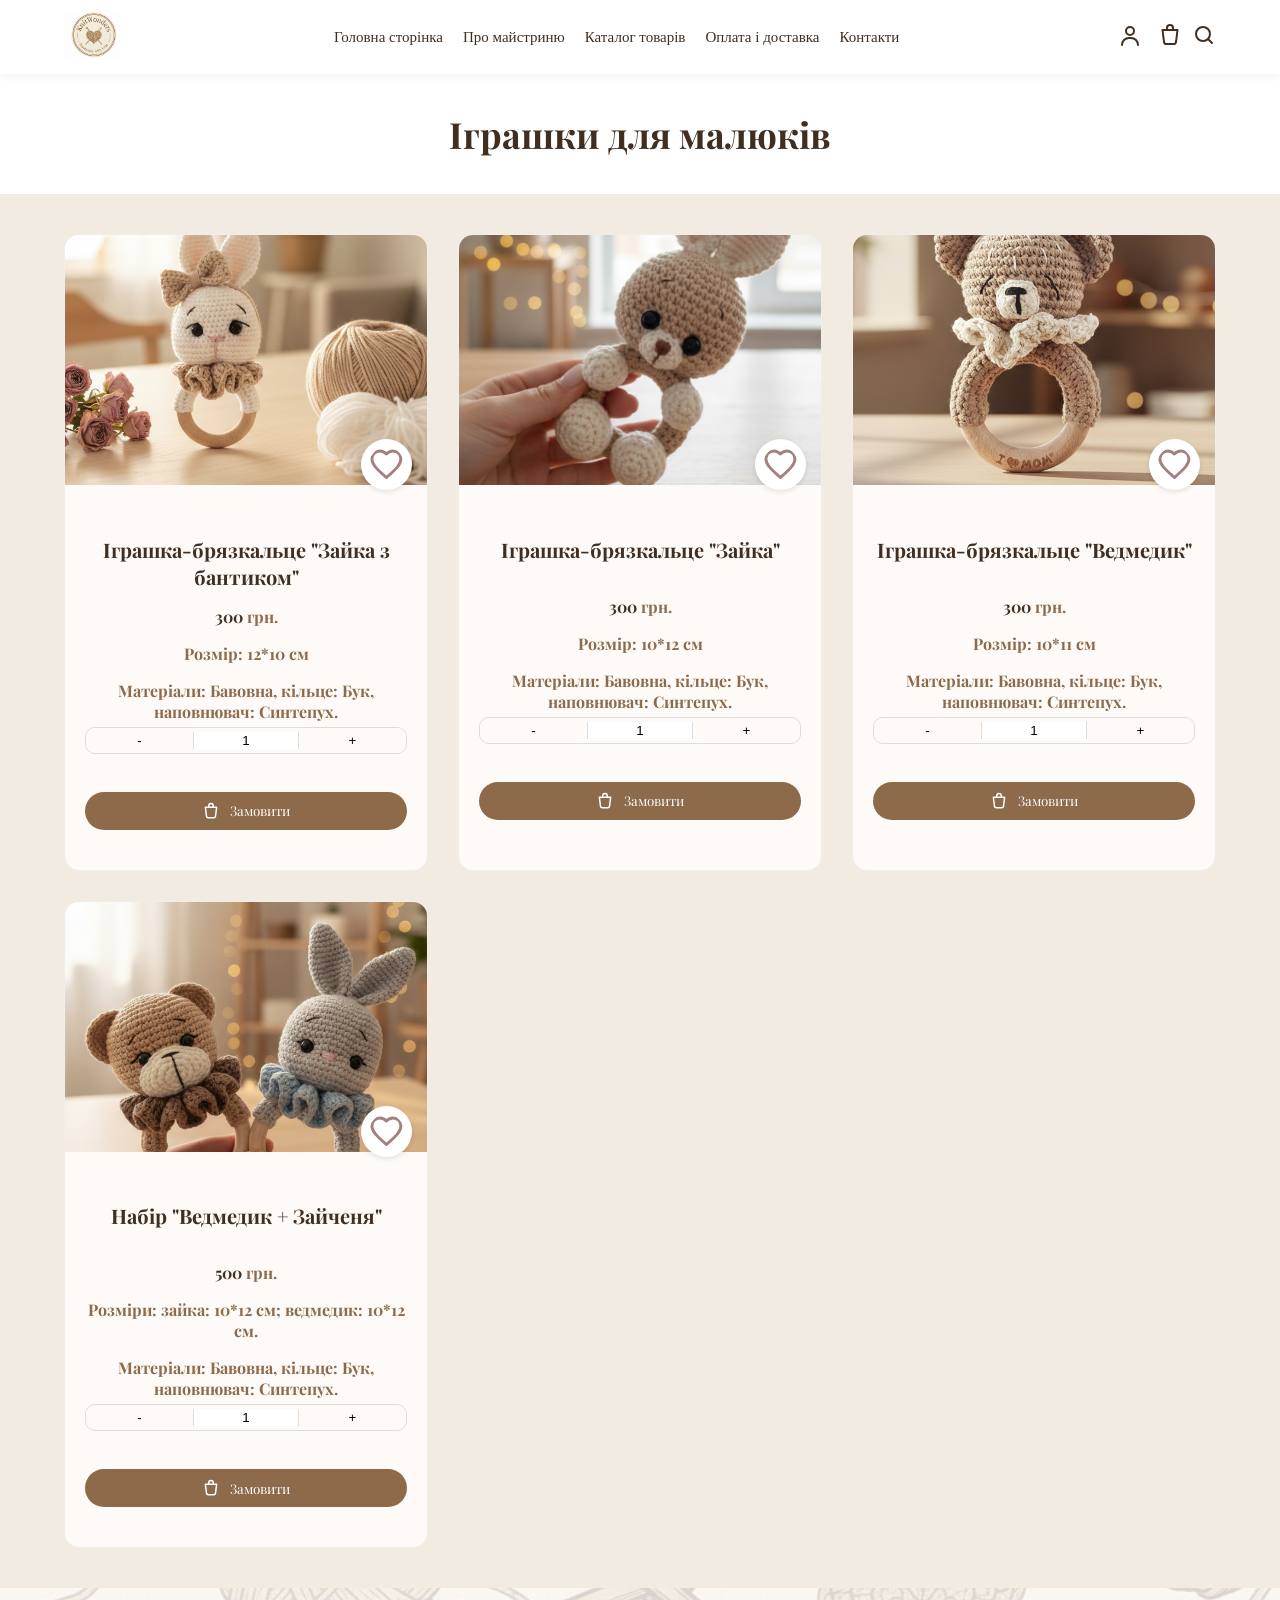
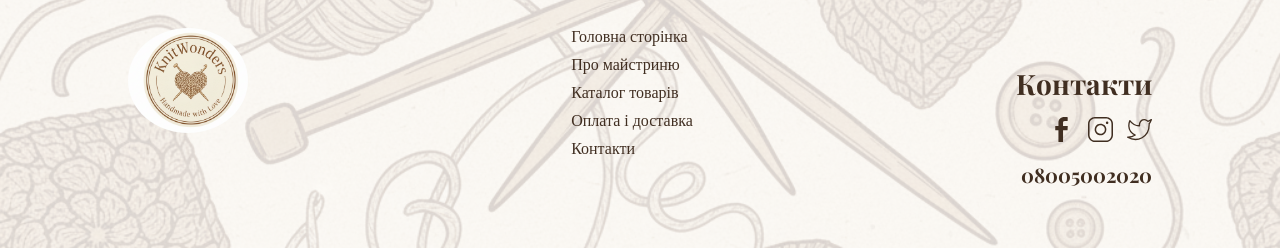
<file: toys_for_baby.html>
<!doctype html>
<html lang="uk">
  <head>
    <meta charset="UTF-8" />
    <meta name="viewport" content="width=device-width, initial-scale=1.0" />
    <link rel="preconnect" href="https://fonts.googleapis.com" />
    <link rel="preconnect" href="https://fonts.gstatic.com" crossorigin />
    <link
      href="https://fonts.googleapis.com/css2?family=Delius+Unicase:wght@400;700&family=Farro:wght@300;400;500;700&family=Francois+One&family=Lato:ital,wght@0,100;0,300;0,400;0,700;0,900;1,100;1,300;1,400;1,700;1,900&family=Montserrat:wght@800&family=Nunito+Sans:ital,opsz,wght@0,6..12,200..1000;1,6..12,200..1000&family=Open+Sans:ital,wght@0,300..800;1,300..800&family=PT+Sans:ital,wght@0,400;0,700;1,400;1,700&family=Playfair+Display:ital,wght@0,400..900;1,400..900&family=Playwrite+NZ+Basic+Guides&family=Quicksand:wght@300..700&family=Raleway:ital,wght@0,100..900;1,100..900&family=Red+Hat+Display:ital,wght@0,300..900;1,300..900&family=Roboto:ital,wght@0,100..900;1,100..900&family=Source+Sans+3:ital,wght@1,600&family=Work+Sans:ital,wght@1,100..900&display=swap"
      rel="stylesheet"
    />
    <link rel="icon" type="image/png" href="img/logo1.png" sizes="32x32" />
    <title>KnitWonders | В'язані іграшки та пледи</title>
    <link rel="stylesheet" href="style_hero.css" />
    <link rel="stylesheet" href="style_header.css" />
    <link rel="stylesheet" href="style_products.css" />
    <link rel="stylesheet" href="style_reviews.css" />
    <link rel="stylesheet" href="style_footer.css" />
    <script src="script.js" defer></script>
    <script src="script_reviews.js" defer></script>
    <script src="include.js" defer></script>
    <script src="script_catalog.js" defer></script>
    <script src="script_card.js" defer></script>
  </head>
  <body>
    <div id="header-placeholder"></div>
    <h3 class="section-title">Іграшки для малюків</h3>

    <div id="toys_for_baby">
      <div class="product-card">
        <div class="img-container">
          <img
            src="img/toys_for_babies/for_baby5.png"
            alt="toy_for_baby1"
            class="main-img"
          />
        </div>
        <div class="info_product">
          <h4>Іграшка-брязкальце "Зайка з бантиком"</h4>
          <p><span class="actual-price">300</span> грн.</p>
          <p>Розмір: 12*10 см</p>
          <p class="material">
            Матеріали: Бавовна, кільце: Бук, наповнювач: Синтепух.
          </p>
          <div class="buy-actions">
            <div class="quantity">
              <button class="qty-btn">-</button>
              <input type="number" value="1" min="1" />
              <button class="qty-btn">+</button>
            </div>
            <button class="wishlist-btn">
              <img src="svg/heard.svg" alt="heart" />
            </button>
            <button class="button_product">
              <img src="svg/bracket.svg" alt="bracket" /> Замовити
            </button>
          </div>
        </div>
      </div>

      <div class="product-card">
        <div class="img-container">
          <img
            src="img/toys_for_babies/for_baby2.png"
            alt="toy_for_baby1"
            class="main-img"
          />
        </div>
        <div class="info_product">
          <h4>Іграшка-брязкальце "Зайка"</h4>
          <p><span class="actual-price">300</span> грн.</p>
          <p>Розмір: 10*12 см</p>
          <p class="material">
            Матеріали: Бавовна, кільце: Бук, наповнювач: Синтепух.
          </p>
          <div class="buy-actions">
            <div class="quantity">
              <button class="qty-btn">-</button>
              <input type="number" value="1" min="1" />
              <button class="qty-btn">+</button>
            </div>
            <button class="wishlist-btn">
              <img src="svg/heard.svg" alt="heart" />
            </button>
            <button class="button_product">
              <img src="svg/bracket.svg" alt="bracket" /> Замовити
            </button>
          </div>
        </div>
      </div>

      <div class="product-card">
        <div class="img-container">
          <img
            src="img/toys_for_babies/for_baby3.png"
            alt="toy_for_baby1"
            class="main-img"
          />
        </div>
        <div class="info_product">
          <h4>Іграшка-брязкальце "Ведмедик"</h4>
          <p><span class="actual-price">300</span> грн.</p>
          <p>Розмір: 10*11 см</p>
          <p class="material">
            Матеріали: Бавовна, кільце: Бук, наповнювач: Синтепух.
          </p>
          <div class="buy-actions">
            <div class="quantity">
              <button class="qty-btn">-</button>
              <input type="number" value="1" min="1" />
              <button class="qty-btn">+</button>
            </div>
            <button class="wishlist-btn">
              <img src="svg/heard.svg" alt="heart" />
            </button>
            <button class="button_product">
              <img src="svg/bracket.svg" alt="bracket" /> Замовити
            </button>
          </div>
        </div>
      </div>

      <div class="product-card">
        <div class="img-container">
          <img
            src="img/toys_for_babies/for_baby7.png"
            alt="toy_for_baby1"
            class="main-img"
          />
        </div>
        <div class="info_product">
          <h4>Набір "Ведмедик + Зайченя"</h4>
          <p><span class="actual-price">500</span> грн.</p>
          <p>Розміри: зайка: 10*12 см; ведмедик: 10*12 см.</p>
          <p class="material">
            Матеріали: Бавовна, кільце: Бук, наповнювач: Синтепух.
          </p>
          <div class="buy-actions">
            <div class="quantity">
              <button class="qty-btn">-</button>
              <input type="number" value="1" min="1" />
              <button class="qty-btn">+</button>
            </div>
            <button class="wishlist-btn">
              <img src="svg/heard.svg" alt="heart" />
            </button>
            <button class="button_product">
              <img src="svg/bracket.svg" alt="bracket" /> Замовити
            </button>
          </div>
        </div>
      </div>
    </div>
    <div id="footer-placeholder"></div>
  </body>
</html>
</file>
<file: style_hero.css>
body {
  margin: 0;
}

#hero * {
  box-sizing: border-box;
}

#hero {
  position: relative;
  width: 100%;
  height: 80vh;
  overflow: hidden;
}

.slide {
  position: absolute;
  top: 0;
  left: 0;
  width: 100%;
  height: 100%;
  object-fit: cover;
  opacity: 0;
  transition: opacity 1s ease-in-out;
  z-index: 1;
  display: block !important;
}

.slide.active {
  opacity: 1;
  z-index: 2;
}

.hero-overlay {
  position: absolute;
  top: 0;
  left: 0;
  width: 100%;
  height: 100%;
  z-index: 3;
  display: flex;
  flex-direction: column;
  justify-content: space-evenly;
  align-items: flex-end;
  padding: 0 5%;
  pointer-events: none;
}

h1 {
  color: #3b281b;
  font-size: 48px;
  text-align: right;
  max-width: 500px;
  margin-bottom: 20px;
  font-family: "Playfair Display", serif;
  text-shadow: 2px 2px 10px rgb(243, 238, 238);
}

.dots {
  list-style: none;
  display: flex;
  gap: 15px;
  pointer-events: auto;
  margin-top: 20px;
}

.dot {
  width: 15px;
  height: 15px;
  border: 3px solid rgba(243, 238, 238, 0.501);
  border-radius: 50%;
  cursor: pointer;
  transition: 0.3s;
}

.dot.active {
  background-color: #8c6a4a;
}
</file>
<file: style_header.css>
/* 1. Основний контейнер шапки */
header {
  display: flex;
  justify-content: space-between;
  align-items: center;
  padding: 10px 5%;
  background-color: #ffffff;
  box-shadow: 0 2px 10px rgba(0, 0, 0, 0.05);
  position: sticky;
  top: 0;
  z-index: 1000;
}

/* 2. Логотип */
.logo img {
  height: 50px;
  width: auto;
}

/* 3. Навігація (Список посилань) */
.nav-links {
  display: flex;
  list-style: none;
  gap: 20px;
  margin: 0;
  padding: 0;
}

.nav-links li a {
  text-decoration: none;
  color: #402e21;
  font-weight: 500;
  font-size: 15px;
  transition: 0.3s;
}

.nav-links li a:hover {
  color: #8c6a4a;
}

/* 4. Блок з іконками (Пошук, Юзер, Кошик) */
header div:last-child {
  align-items: center;
  gap: 15px;
}

header div:last-child img {
  width: 24px;
  height: 24px;
  cursor: pointer;
  transition: transform 0.2s;
}

header div:last-child img:hover {
  transform: scale(1.1);
}

/* 5. Бургер-меню (приховане на ПК) */
.burger-menu {
  display: none;
  flex-direction: column;
  gap: 5px;
  cursor: pointer;
}

.burger-menu span {
  width: 25px;
  height: 3px;
  background-color: #402e21;
  transition: 0.3s;
}

.buttons {
  display: flex;
  gap: 10px;
}

button {
  background: none;
  border: none;
  outline: none;
}

/* --- МОБІЛЬНА АДАПТАЦІЯ (max-width: 992px) --- */
@media (max-width: 992px) {
  .nav-links {
    position: fixed;
    left: 0;
    top: -100%;
    /* Меню сховане зверху */
    width: 100%;
    height: auto;
    /* Висота підлаштовується під контент */
    background-color: #fdfaf7;
    flex-direction: column;
    align-items: center;
    padding: 80px 0 40px 0;
    /* Відступ зверху, щоб не перекривати лого */
    transition: all 0.5s ease-in-out;
    z-index: 999;
    box-shadow: 0 5px 15px rgba(0, 0, 0, 0.1);
  }

  /* Коли меню активне — воно виїжджає на top: 0 */
  .nav-links.active {
    top: 0;
  }

  .burger-menu {
    display: flex;
    z-index: 1001;
    /* Бургер завжди має бути над меню */
  }

  /* Анімація бургера у хрестик (щоб було зрозуміло, як закрити) */
  .burger-menu.open span:nth-child(1) {
    transform: rotate(45deg) translate(5px, 6px);
  }

  .burger-menu.open span:nth-child(2) {
    opacity: 0;
  }

  .burger-menu.open span:nth-child(3) {
    transform: rotate(-45deg) translate(5px, -7px);
  }
}

.search-wrapper {
  position: relative;
}

#profile-btn {
  cursor: pointer;
}

.search-input-box {
  position: absolute;
  right: 0;
  top: 45px;
  background: white;
  border: 2px solid #8c6a4a;
  border-radius: 8px;
  padding: 8px 12px;
  display: flex;
  /* Тримаємо flex для структури */
  gap: 10px;
  box-shadow: 0 4px 12px rgba(0, 0, 0, 0.15);
  z-index: 2000;

  /* Стан "Сховано" */
  opacity: 0;
  visibility: hidden;
  transform: translateY(-10px);
  transition: all 0.3s ease;
}

/* Стан "Активно" (коли JS додає клас) */
.search-input-box.active {
  opacity: 1;
  visibility: visible;
  transform: translateY(0);
}

#search-input {
  border: 1px solid #ddd;
  border-radius: 4px;
  padding: 5px;
  outline: none;
}

#search-close {
  background: none;
  border: none;
  font-size: 20px;
  cursor: pointer;
  color: #8c6a4a;
  line-height: 1;
}

/* Примусові стилі для вікна пошуку */
#search-container {
  display: none;
  /* Керується через JS */
  position: fixed !important;
  /* Фіксація відносно екрана */
  top: 100px !important;
  /* Відступ зверху */
  right: 20px !important;
  /* Відступ справа */
  width: 300px !important;
  min-height: 100px !important;
  background-color: #ffffff !important;
  /* Білий фон обов'язково */
  border: 2px solid #8c6a4a !important;
  /* Коричнева рамка */
  border-radius: 12px !important;
  padding: 20px !important;
  z-index: 999999 !important;
  /* Поверх усіх елементів */
  box-shadow: 0 10px 30px rgba(0, 0, 0, 0.3) !important;
}

/* Стиль для самого поля вводу всередині */
#search-input {
  margin-top: 20px;
  width: 100% !important;
  padding: 5px !important;
  margin-bottom: 10px !important;
  border: 1px solid #ccc !important;
  border-radius: 5px !important;
  display: block !important;
  color: #000 !important;
}

/* Кнопка закриття */
#search-close {
  position: absolute;
  top: 5px;
  right: 10px;
  background: none;
  border: none;
  font-size: 20px;
  cursor: pointer;
  color: #8c6a4a;
}

#cart-count {
  position: absolute;
  top: -8px;
  right: -8px;
  background-color: #8c6a4a;
  /* Ваш фірмовий коричневий */
  color: white;
  font-size: 11px;
  font-weight: bold;
  width: 18px;
  height: 18px;
  display: flex;
  align-items: center;
  justify-content: center;
  border-radius: 50%;
  border: 2px solid #fff;
  /* Біла обводка, щоб не зливалося */
  opacity: 0;
  /* Спочатку ховаємо */
  transition: opacity 0.3s ease;
}

/* Показуємо, якщо число більше 0 */
#cart-count.visible {
  opacity: 1;
}

#modal {
  text-align: center;
}

/* Стилізація самого діалогу */
#modal {
  border: none;
  border-radius: 20px;
  padding: 40px;
  width: 350px;
  background-color: #fdfaf7;
  /* Світло-бежевий фон під сайт */
  box-shadow: 0 10px 30px rgba(140, 106, 74, 0.2);
  font-family: inherit;
  color: #5a4033;
  /* Темно-коричневий текст */
}

/* Стилі заголовків */
#modal h2 {
  text-align: center;
  margin-bottom: 25px;
  font-weight: 600;
  color: #8c6a4a;
  /* Ваш основний коричневий колір */
}

/* Контейнери для полів вводу */
.form-row {
  margin-bottom: 15px;
}

#modal input {
  width: 100%;
  padding: 12px 15px;
  border: 1px solid #efe5db;
  border-radius: 10px;
  background-color: #fff;
  outline: none;
  box-sizing: border-box;
  /* Щоб падінги не розтягували інпут */
  transition: border-color 0.3s ease;
}

#modal input:focus {
  border-color: #8c6a4a;
}

/* Посилання (Зареєструватися / Увійти) */
#modal p {
  text-align: center;
  font-size: 14px;
  line-height: 1.6;
  margin-top: 20px;
}

#modal a {
  color: #8c6a4a;
  font-weight: bold;
  text-decoration: none;
  transition: opacity 0.3s;
}

#modal a:hover {
  text-decoration: underline;
  opacity: 0.8;
}

/* Задній фон при відкритому модальному вікні */
#modal::backdrop {
  background: rgba(82, 65, 52, 0.5);
  /* Напівпрозорий коричневий фон */
  backdrop-filter: blur(3px);
  /* Легке розмиття фону сайту */
}

/* Кнопка закриття (якщо захочете додати її в HTML) */
.close-modal {
  position: absolute;
  top: 15px;
  right: 15px;
  background: none;
  border: none;
  font-size: 20px;
  cursor: pointer;
  color: #8c6a4a;
}

.close-modal {
  position: absolute;
  top: 15px;
  right: 15px;
  background: none;
  border: none;
  font-size: 28px;
  line-height: 1;
  color: #8c6a4a;
  /* Ваш фірмовий коричневий */
  cursor: pointer;
  transition: transform 0.2s ease, color 0.2s ease;
  padding: 5px;
}

.close-modal:hover {
  transform: scale(1.2);
  color: #5a4033;
  /* Темніший при наведенні */
}

.auth-submit-btn {
  width: 100%;
  padding: 12px;
  background-color: #8c6a4a;
  /* Ваш фірмовий коричневий */
  color: white;
  border: none;
  border-radius: 10px;
  font-size: 16px;
  font-weight: 600;
  cursor: pointer;
  margin-top: 10px;
  transition: background-color 0.3s ease, transform 0.2s active;
}

.auth-submit-btn:hover {
  background-color: #70543a;
  /* Трохи темніший при наведенні */
}

.auth-submit-btn:active {
  transform: scale(0.98);
  /* Ефект натискання */
}

/* Додамо трохи марджину для тексту під кнопкою */
#modal p {
  margin-top: 20px;
  margin-bottom: 0;
}
</file>
<file: style_products.css>
#products {
  background-color: #f2ebe1;
  padding: 50px 1%;
  text-align: center;
}

#products h2 {
  margin-bottom: 30px;
  color: #402e21;
  font-family: "Playfair Display", serif;
  font-size: 40px;
}

/* Контейнер, що тримає всі три блоки */
#catalog1 {
  display: flex;
  flex-wrap: wrap;
  justify-content: space-around;
  gap: 50px;
}

/* Стилі для кожного окремого блоку каталогу */
.catalog {
  display: flex;
  flex-direction: column;
  /* Вибудовує елементи всередині блоку вертикально */
  align-items: center;
  width: 500px;
  background: #fff;
  /* Білий фон (за бажанням) */
  padding: 20px;
  border-radius: 15px;
  box-shadow: 0 4px 10px rgba(0, 0, 0, 0.05);
  /* Легка тінь */
}

/* Назва блоку — зверху */
.catalog h3 {
  order: 1;
  /* Задаємо черговість: 1 — найперший */
  margin-bottom: 15px;
  color: #402e21;
  font-family: "Playfair Display", serif;
  font-size: 28px;
}

/* Картинка — посередині */
.catalog img {
  order: 2;
  /* 2 — посередині */
  width: 100%;
  /* Розтягуємо по ширині блоку */
  height: 360px;
  /* Фіксуємо висоту, щоб всі блоки були однакові */
  object-fit: cover;
  /* Обрізаємо фото, щоб не деформувалося */
  border-radius: 10px;
  margin-bottom: 15px;
}

/* Посилання — знизу */
.catalog a {
  order: 3;
  /* 3 — в самому низу */
  text-decoration: none;
  color: #8c6a4a;
  font-weight: bold;
  border: 2px solid #8c6a4a;
  padding: 10px 20px;
  border-radius: 25px;
  transition: all 0.3s ease;
  font-family: "Playfair Display", serif;
  font-size: 20px;
}

.catalog a:hover {
  background-color: #8c6a4a;
  color: #fff;
}

/* Адаптація для телефонів */
@media (max-width: 768px) {
  #products {
    flex-direction: column;
    /* Блоки стають один під одним */
    align-items: center;
  }

  .catalog {
    width: 90%;
    /* На мобільному займають майже всю ширину */
  }
}

/*styles for blanket, toys and toys for baby*/
#blankets,
#toys_for_baby,
#toys {
  display: grid;
  grid-template-columns: repeat(auto-fit,
      minmax(280px, 1fr));
  /* Автоматична сітка */
  gap: 30px;
  padding: 40px 5%;
  background-color: #f2ebe1;
}

/* Окрема картка товару */
#blankets>div,
#toys>div,
#toys_for_baby>div {
  background: #fdfaf7;
  border-radius: 15px;
  overflow: hidden;
  transition:
    transform 0.3s ease,
    box-shadow 0.3s ease;
  border: 1px solid #eee;
  display: flex;
  flex-direction: column;
}

#blankets>div:hover,
#toys_for_baby>div:hover,
#toys>div:hover {
  transform: translateY(-5px);
  box-shadow: 0 10px 20px rgba(0, 0, 0, 0.08);
}

/* Фото товару */
#blankets img[alt^="blanket"],
#toys_for_baby img[alt^="toy_for_baby1"],
#toys img[alt^="toy1"] {
  width: 100%;
  height: 250px;
  object-fit: cover;
  /* Зберігає пропорції фото */
}

/* Контейнер з інфою всередині картки */
.info_product {
  padding: 20px;
  text-align: center;
  position: relative;
}

.info_product h4 {
  font-family: "Playfair Display", serif;
  color: #402e21;
  font-size: 20px;
  margin-bottom: 10px;
  min-height: 44px;
  /* Для вирівнювання заголовків у ряд */
}

.info_product p {
  font-family: "Playfair Display", serif;
  font-weight: bold;
  color: #8c6a4a;
  font-size: 16px;
  margin-bottom: 5px;
}

/* Кнопка "В кошик" */
.button_product {
  background-color: #8c6a4a;
  color: white;
  border: none;
  padding: 10px 20px;
  border-radius: 25px;
  cursor: pointer;
  display: flex;
  align-items: center;
  justify-content: center;
  gap: 10px;
  width: 100%;
  transition: background 0.3s;
  font-family: "Playfair Display", serif;
  margin: 20px 0;
}



.button_product:hover {
  background-color: #402e21;
}

.button_product img {
  width: 18px;
  filter: brightness(0) invert(1);
  /* Робить іконку кошика білою */
}

/* Стан при натисканні (моментальний відгук) */
.button_product:active {
  background-color: #b1967a;
  transform: scale(0.97);
}

/* Стан після натискання (фокус) */
.button_product:focus {
  background-color: #b1967a;
  /* Колір, який залишиться після кліку */
  color: #ffffff;
  box-shadow: 0 0 10px rgba(177, 150, 122, 0.5);
  /* Додає легке сяйво */
}


/* Іконка серця (обране) */

.info_product img[alt="heart"]:hover {
  transform: scale(1.1);
}

/* Блок вибору кількості */
.quantity {
  display: flex;
  align-items: center;
  border: 1px solid #ddd;
  border-radius: 10px;
  overflow: hidden;
}

.qty-btn {
  background: #fdfaf7;
  border: none;
  padding: 5px 10px;
  cursor: pointer;
  width: 100%;
}

.quantity input {
  width: 100px;
  text-align: center;
  border: none;
  border-left: 1px solid #ddd;
  border-right: 1px solid #ddd;
  outline: none;
}

.section-title {
  display: flex;
  justify-content: center;
  font-family: "Playfair Display", serif;
  color: #402e21;
  font-size: 36px;
}

/* Контейнер одного елемента результату */
.search-item {
  display: flex;
  align-items: center;
  gap: 15px;
  padding: 10px;
  border-bottom: 1px solid #f2ebe1;
  cursor: pointer;
  transition: background 0.2s;
}

.search-item:hover {
  background: #fdfaf7;
}

/* Стиль прев'ю картинки */
.search-img-preview {
  width: 50px;
  height: 50px;
  object-fit: cover;
  border-radius: 5px;
  border: 1px solid #efe5db;
}

/* Текст назви */
.search-name {
  font-family: "Montserrat", sans-serif;
  font-size: 14px;
  color: #402e21;
  font-weight: 500;
}

/* Chrome, Safari, Edge, Opera */
.quantity input::-webkit-outer-spin-button,
.quantity input::-webkit-inner-spin-button {
  -webkit-appearance: none;
  margin: 0;
}

/* Firefox */
.quantity input[type="number"] {
  -moz-appearance: textfield;
}

/* Клас, який буде додаватися при натисканні */
.wishlist-btn img[alt="heart"] {
  position: absolute;
  top: -50px;
  right: 15px;
  background: white;
  padding: 8px;
  border-radius: 50%;
  width: 35px;
  height: 35px;
  box-shadow: 0 2px 5px rgba(0, 0, 0, 0.1);
  cursor: pointer;
  transition: 0.3s;
}

.wishlist-btn img[alt="heart"].active {
  /* Цей фільтр робить іконку коричневою */
  filter: invert(23%) sepia(13%) saturate(1200%) hue-rotate(346deg) brightness(95%) contrast(85%);
  transform: scale(1.1);
}

/*Щоб товари в кошику виглядали охайно:*/
.cart-item {
  display: flex;
  justify-content: space-between;
  align-items: center;
  padding: 15px;
  border-bottom: 1px solid #efe5db;
  background: #fff;
  margin-bottom: 10px;
  border-radius: 10px;
}

.cart-item-controls button {
  background: #8c6a4a;
  color: #ffffff;
  border: none;
  padding: 5px 10px;
  cursor: pointer;
  border-radius: 5px;
}

.delete-item {
  background: #f2caa1 !important;
  color: #f8f8f8;
  margin-left: 15px;
}

.cart-summary {
  margin-top: 30px;
  text-align: right;
  padding: 20px;
  background: #fdfaf7;
  border-radius: 15px;
}

#cart-count {
  position: absolute;
  top: -8px;
  /* Зміщуємо вгору */
  right: -8px;
  /* Зміщуємо вбік */
  background-color: #8c6a4a;
  /* Ваш коричневий колір */
  color: white;
  font-size: 11px;
  font-weight: bold;
  width: 18px;
  height: 18px;
  display: none;
  /* Спочатку ховаємо, поки кошик порожній */
  align-items: center;
  justify-content: center;
  border-radius: 50%;
  border: 2px solid white;
  /* Біла обводка, щоб виділялося */
  pointer-events: none;
  /* Щоб лічильник не заважав клікати на іконку */
}

.actual-price {
  color: #402e21;
}

.continue-shopping {
  text-decoration: none;
  padding-top: 20px;
  color: black;
}

.continue-shopping:hover {
  color: #8c6a4a;
}

/* Основний стиль кнопки */
.submit-btn {
  background-color: #8c6a4a;
  /* Ваш стандартний коричневий */
  color: white;
  border: none;
  padding: 15px 30px;
  border-radius: 10px;
  cursor: pointer;
  transition: background-color 0.2s ease;
  /* Плавний перехід кольору */
}

/* Колір при наведенні (опціонально, трохи темніший) */
.submit-btn:hover {
  background-color: #7a5c40;
}

/* Колір при натисканні (світло-коричневий, як ви просили) */
.submit-btn:active {
  background-color: #b1967a;
  /* Світло-коричневий */
  transform: scale(0.98);
  /* Ефект легкого вдавлювання */
}


/*Стилізація модального вікна*/
#order-modal {
  border: none;
  border-radius: 20px;
  padding: 30px;
  width: 90%;
  max-width: 500px;
  background: #fdfaf7;
  box-shadow: 0 10px 40px rgba(0, 0, 0, 0.2);
}

.order-preview {
  max-height: 200px;
  overflow-y: auto;
  margin: 20px 0;
  border-bottom: 1px solid #efe5db;
}

.preview-item {
  display: flex;
  justify-content: space-between;
  margin-bottom: 10px;
  font-size: 14px;
}

.modal-total {
  font-weight: bold;
  font-size: 18px;
  margin: 20px 0;
  text-align: right;
  color: #8c6a4a;
}

.back-link {
  background: none;
  border: none;
  color: #8c6a4a;
  text-decoration: underline;
  cursor: pointer;
  margin-top: 15px;
  display: block;
  width: 100%;
}

select {
  width: 100%;
  padding: 12px;
  border-radius: 10px;
  border: 1px solid #efe5db;
  background: white;
  margin-top: 5px;
}
</file>
<file: style_reviews.css>
/* Заголовки */
.container h2 {
  display: flex;
  justify-content: center;
  margin: 40px;
  color: #402e21;
  font-family: "Playfair Display", serif;
  font-size: 40px;
}

/* Батьківський контейнер секції */
.reviews-section .container {
  overflow: hidden;
  position: relative;
  padding: 20px 0;
}

/* Контейнер для відгуків - ГОРИЗОНТАЛЬНА ПРОКРУТКА */
.reviews-container {
  display: flex !important;
  flex-wrap: nowrap !important;
  /* Все в одну лінію */
  gap: 20px;
  padding: 20px;
  overflow-x: auto !important;
  /* Скрол вліво-вправо */
  scroll-behavior: smooth;
  -webkit-overflow-scrolling: touch;
  /* Ховаємо стандартний скролбар */
  -ms-overflow-style: none;
  scrollbar-width: none;
}

.reviews-container::-webkit-scrollbar {
  height: 8px;
  display: block !important;
}

/* Картка відгуку */
.review-card {
  flex: 0 0 300px !important;
  /* Фіксована ширина, не стискається */
  background: #fff;
  border-radius: 15px;
  padding: 20px;
  box-shadow: 0 4px 15px rgba(0, 0, 0, 0.05);
  border: 1px solid #f0e6db;
  width: 300px !important;
  /* Жорстка ширина */
  min-width: 300px !important;
}

/* Інформація про користувача */
.user-info {
  display: flex;
  align-items: center;
  gap: 15px;
  margin-bottom: 15px;
}

.user-avatar {
  width: 50px;
  height: 50px;
  border-radius: 50%;
  object-fit: cover;
}

.user-name {
  margin: 0;
  color: #402e21;
}

.review-text {
  font-style: italic;
  color: #555;
  line-height: 1.5;
}

/* Форма відгуків */
.reviews-form-container {
  max-width: 600px;
  margin: 20px auto;
  background: #fdfaf7;
  padding: 30px;
  border-radius: 20px;
  box-shadow: 0 5px 20px rgba(0, 0, 0, 0.1);
  display: none;
  /* Сховано за замовчуванням */
}

/* Класи для показу форми через JS */
.reviews-form-container.active,
.reviews-form-container.show {
  display: block;
}

/* Кнопки та поля */
.toggle-form-btn {
  display: block;
  margin: 20px auto;
  background-color: #8c6a4a;
  color: white;
  padding: 12px 25px;
  border: none;
  border-radius: 25px;
  cursor: pointer;
  font-weight: bold;
  transition: 0.3s;
}

.toggle-form-btn:hover {
  background-color: #402e21;
}

.form-row {
  display: flex;
  gap: 10px;
  margin-bottom: 15px;
}

.form-row input,
textarea {
  width: 100%;
  padding: 12px;
  border: 1px solid #d9c5b2;
  border-radius: 10px;
  outline: none;
}

.submit-btn {
  width: 100%;
  background: #402e21;
  color: white;
  padding: 12px;
  border: none;
  border-radius: 10px;
  cursor: pointer;
  font-size: 16px;
}

/* Адмін-панель (Видалення) */
.delete-btn {
  display: none !important;
  position: absolute;
  top: 10px;
  right: 10px;
  cursor: pointer;
}

body.admin-mode .delete-btn {
  display: block !important;
}

/* Зірки */
.star-rating input {
  display: none;
}

.star-rating label {
  filter: contrast(0.001) sepia(2) saturate(2) brightness(1.2);
  cursor: pointer;
  font-size: 25px;
}

.star-rating :checked~ :not(:checked)+label {
  filter: none;
}

/* Ховаємо кнопки видалення для всіх */
.admin-delete-btn {
  display: none;
  position: absolute;
  top: 10px;
  right: 10px;
  background: #ff4d4d;
  color: white;
  border: none;
  border-radius: 50%;
  width: 25px;
  height: 25px;
  cursor: pointer;
  font-size: 18px;
  line-height: 1;
}

/* Показуємо кнопки ТІЛЬКИ в режимі адміністратора */
body.admin-mode .admin-delete-btn {
  display: block;
}

/* Стиль для картки, щоб кнопка позиціонувалася відносно неї */
.review-card {
  position: relative;
  /* Обов'язково для точного розміщення кнопки */
  padding: 20px;
  /* ваші інші стилі */
}
</file>
<file: style_footer.css>
footer {
  background-image:
    linear-gradient(rgba(255, 255, 255, 0.8), rgba(255, 255, 255, 0.8)),
    url("img/Gemini_Generated_Image_ptmh42ptmh42ptmh.png");
  background-size: cover;
  background-position: center;
  background-repeat: no-repeat;

  /* Розподіляємо контент по боках */
  display: flex;
  justify-content: space-between;
  align-items: flex-start;
  padding: 40px 10%;
  color: #402e21; /* Ваш основний колір тексту */
}

/* Приховуємо саму картинку з HTML, бо вона тепер на бекграунді */
footer > img:first-child {
  display: none;
}

/* Логотип та навігація (Ліва частина) */
footer img[alt="logo1"] {
  width: 120px; /* Налаштуйте розмір логотипу під себе */
  margin-bottom: 20px;
  border-radius: 50%;
}

footer ul {
  list-style: none;
  padding: 0;
  margin: 0;
  display: flex;
  flex-direction: column; /* У стовпчик */
  gap: 10px;
}

footer ul li a {
  text-decoration: none;
  color: #402e21;
  font-weight: 500;
  transition: 0.3s;
}

footer ul li a:hover {
  color: #8c6a4a; /* Колір при наведенні */
}

/* Контакти (Права частина) */
.contact {
  text-align: right; /* Текст притиснутий до правого краю */
}

.contact h4 {
  margin-bottom: 15px;
  font-size: 28px;
  font-family: "Playfair Display", serif;
}

.contact a {
  display: inline-block;
  margin-left: 10px;
  transition: transform 0.3s;
}

.contact a:hover {
  transform: scale(1.1); /* Легке збільшення іконок */
}

.contact img {
  width: 25px; /* Розмір іконок соцмереж */
  height: 25px;
}

.contact p {
  margin-top: 15px;
  font-weight: bold;
  font-size: 20px;
  font-family: "Playfair Display", serif;
}

/* Адаптація для телефонів */
@media (max-width: 768px) {
  footer {
    flex-direction: column;
    align-items: center;
    text-align: center;
    gap: 30px;
  }
  .contact {
    text-align: center;
  }
}
#search-container {
  position: fixed; /* Або absolute, якщо він всередині wrapper */
  top: 60px;
  right: 20px;
  z-index: 9999; /* Дуже високий пріоритет */
  background: white;
  padding: 15px;
  border: 2px solid #8c6a4a;
  border-radius: 12px;
  box-shadow: 0 5px 25px rgba(0, 0, 0, 0.2);
}
</file>
<file: style_about_me.css>
#about_me {
  display: flex;
  align-items: center;
  justify-content: center;
  gap: 60px;
  padding: 80px 10%;
  background-color: #fdfaf7;
  /* Теплий кремовий фон */
}

#info_about_me {
  max-width: 800px;
  padding: 40px;
  position: relative;
  background-color: #ffffff;
}

/* Декоративний ефект: пунктирна лінія всередині (імітація стібків) */
#info_about_me::after {
  content: "";
  position: absolute;
  top: 10px;
  left: 10px;
  right: 10px;
  bottom: 10px;
  border-radius: 20px 0 20px 0;
  pointer-events: none;
}

#info_about_me h1 {
  font-family: "Playfair Display", serif;
  color: #402e21;
  margin-bottom: 25px;
  font-size: 40px;
  text-align: center;
}

#info_about_me p {
  font-family: "Playfair Display", serif;
  line-height: 1.8;
  color: #5a4a3a;
  font-size: 24px;
}

/* Адаптація під мобільні пристрої */
@media (max-width: 1024px) {
  #about_me {
    flex-direction: column;
    text-align: center;
    gap: 40px;
  }
}
</file>
<file: style_card.css>
.container h1 {
  text-align: center;
}
</file>
<file: style_delivery.css>
.delivery-page {
  padding: 60px 5%;
  background-color: #fdfaf7;
  /* Дуже світлий беж */
  font-family: "Montserrat", sans-serif;
  color: #402e21;
}

.container {
  max-width: 1000px;
  margin: 0 auto;
}

.page-title {
  text-align: center;
  font-family: "Playfair Display", serif;
  font-size: 38px;
  margin-bottom: 50px;
  color: #402e21;
}

/* Сітка з картками */
.info-grid {
  display: grid;
  grid-template-columns: repeat(auto-fit, minmax(300px, 1fr));
  gap: 40px;
  margin-bottom: 60px;
}

.info-card {
  background: #ffffff;
  padding: 40px;
  border-radius: 20px;
  box-shadow: 0 10px 30px rgba(140, 106, 74, 0.05);
  border: 1px solid #efe5db;
  transition: transform 0.3s ease;
}

.info-card:hover {
  transform: translateY(-5px);
}

/* Іконки (Машинка та Картка) */
.icon-box {
  font-size: 50px;
  margin-bottom: 20px;
  background: #f2ebe1;
  /* Бежевий фон для іконки */
  width: 90px;
  height: 90px;
  display: flex;
  align-items: center;
  justify-content: center;
  border-radius: 50%;
  margin-left: auto;
  margin-right: auto;
  /* Фільтр для створення коричневого відтінку на емодзі (якщо потрібно змінити тон) */
  filter: sepia(0.5) saturate(1.5) hue-rotate(350deg);
}

.info-card h2 {
  text-align: center;
  font-family: "Playfair Display", serif;
  color: #8c6a4a;
  /* Коричневий */
  margin-bottom: 20px;
  font-size: 28px;
}

.info-card ul {
  list-style: none;
  padding: 0;
}

.info-card ul li {
  margin-bottom: 15px;
  line-height: 1.6;
  position: relative;
  padding-left: 20px;
  font-size: 16px;
}

/* Маленька крапочка перед списком */
.info-card ul li::before {
  content: "•";
  color: #8c6a4a;
  font-weight: bold;
  position: absolute;
  left: 0;
}

.note {
  margin-top: 20px;
  font-style: italic;
  text-align: center;
  color: #8c6a4a;
  font-size: 16px;
}

/* Розділювач */
.divider {
  border: 0;
  height: 1px;
  background-image: linear-gradient(to right,
      rgba(140, 106, 74, 0),
      rgba(140, 106, 74, 0.75),
      rgba(140, 106, 74, 0));
  margin: 60px 0;
}

/* Секція форми */
.quick-order {
  text-align: center;
}

.quick-order h2 {
  font-family: "Playfair Display", serif;
  font-size: 36px;
  margin-bottom: 15px;
}

/* Сама форма у рамці */
.delivery-form {
  max-width: 600px;
  margin: 40px auto 0;
  padding: 40px;
  background: #fff;
  border: 2px solid #8c6a4a;
  /* Коричнева рамка */
  border-radius: 20px;
  text-align: left;
}

.form-group {
  margin-bottom: 25px;
}

.form-group label {
  display: block;
  font-weight: 600;
  margin-bottom: 8px;
  color: #402e21;
}

.form-group input,
.form-group textarea {
  width: 100%;
  padding: 12px 15px;
  border: 1px solid #efe5db;
  border-radius: 8px;
  font-family: "Playfair Display", serif;
  outline: none;
  transition: border-color 0.3s;
}

.form-group input:focus,
.form-group textarea:focus {
  border-color: #8c6a4a;
}

.form-group textarea {
  height: 120px;
  resize: vertical;
}

/* Кнопка */
.btn-submit {
  display: block;
  width: 100%;
  background-color: #8c6a4a;
  color: white;
  border: none;
  padding: 15px;
  border-radius: 10px;
  font-size: 1.1rem;
  font-weight: 600;
  cursor: pointer;
  transition:
    background 0.3s,
    transform 0.2s;
}

.btn-submit:hover {
  background-color: #402e21;
  transform: scale(1.02);
}

/* Адаптивність */
@media (max-width: 768px) {
  .page-title {
    font-size: 40px;
  }

  .delivery-form {
    margin: 20px 10px;
  }

  .info-card {
    padding: 25px;
  }
}
</file>
